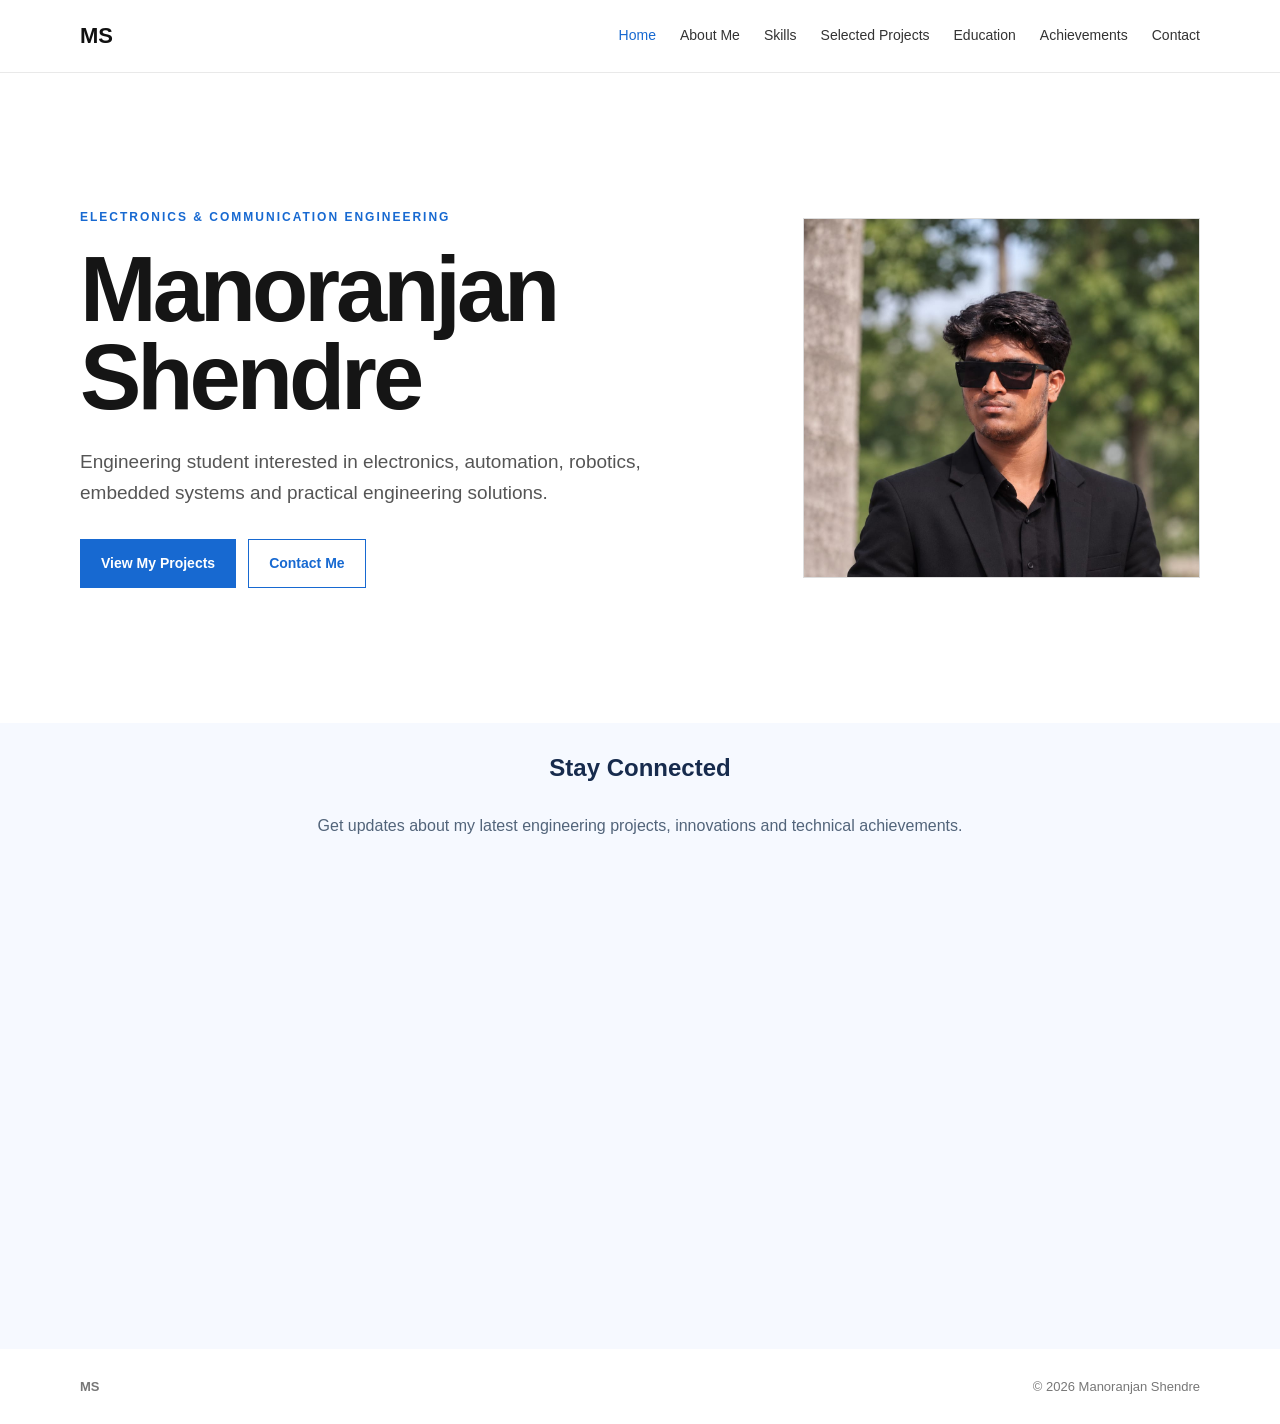
<file: index.html>
<!DOCTYPE html>
<html lang="en">
<head>
    <meta charset="UTF-8">
    <meta name="viewport" content="width=device-width,initial-scale=1.0">
    <meta name="description" content="Manoranjan Shendre — Electronics and Communication Engineering student portfolio.">
    <title>Manoranjan Shendre | ECE Student</title>
    <link rel="stylesheet" href="css/style.css">
</head>
<body>

<header class="header">
    <nav class="nav container">
        <a class="logo" href="index.html">MS</a>
        <button class="menu-toggle" aria-label="Open navigation" aria-expanded="false">☰</button>
        <div class="nav-links">
            <a class="active" href="index.html">Home</a>
            <a href="about.html">About Me</a>
            <a href="skills.html">Skills</a>
            <a href="projects.html">Selected Projects</a>
            <a href="education.html">Education</a>
            <a href="achievements.html">Achievements</a>
            <a href="contact.html">Contact</a>
        </div>
    </nav>
</header>

<main>
    <section class="hero container">
        <div>
            <p class="eyebrow">ELECTRONICS & COMMUNICATION ENGINEERING</p>
            <h1>Manoranjan<br>Shendre</h1>
            <p class="hero-subtitle">
                Engineering student interested in electronics, automation,
                robotics, embedded systems and practical engineering solutions.
            </p>
            <div class="buttons">
                <a class="button primary" href="projects.html">View My Projects</a>
                <a class="button secondary" href="contact.html">Contact Me</a>
            </div>
        </div>
        <div class="photo-placeholder">
    <img src="images/profile.jpeg"
         alt="Manoranjan Shendre"
         class="profile-photo">
</div>
    </section>
</main>

<!-- Newsletter Subscription Section -->
<section class="newsletter-section">
    <h2>Stay Connected</h2>
    <p>
        Get updates about my latest engineering projects,
        innovations and technical achievements.
    </p>

    <iframe
        width="540"
        height="450"
        src="https://a86ae91e.sibforms.com/v2/serve/[base64]"
        frameborder="0"
        scrolling="auto"
        allowfullscreen
        style="display:block;margin-left:auto;margin-right:auto;max-width:100%;">
    </iframe>
</section>

<footer>
    <div class="container footer">
        <strong>MS</strong>
        <span>© 2026 Manoranjan Shendre</span>
    </div>
</footer>

<script>
const b = document.querySelector(".menu-toggle");
const n = document.querySelector(".nav-links");

if (b) {
    b.addEventListener("click", () => {
        const o = n.classList.toggle("open");
        b.setAttribute("aria-expanded", o);
    });

    n.querySelectorAll("a").forEach(a =>
        a.addEventListener("click", () => {
            n.classList.remove("open");
            b.setAttribute("aria-expanded", "false");
        })
    );
}
</script>

</body>
</html>
</file>
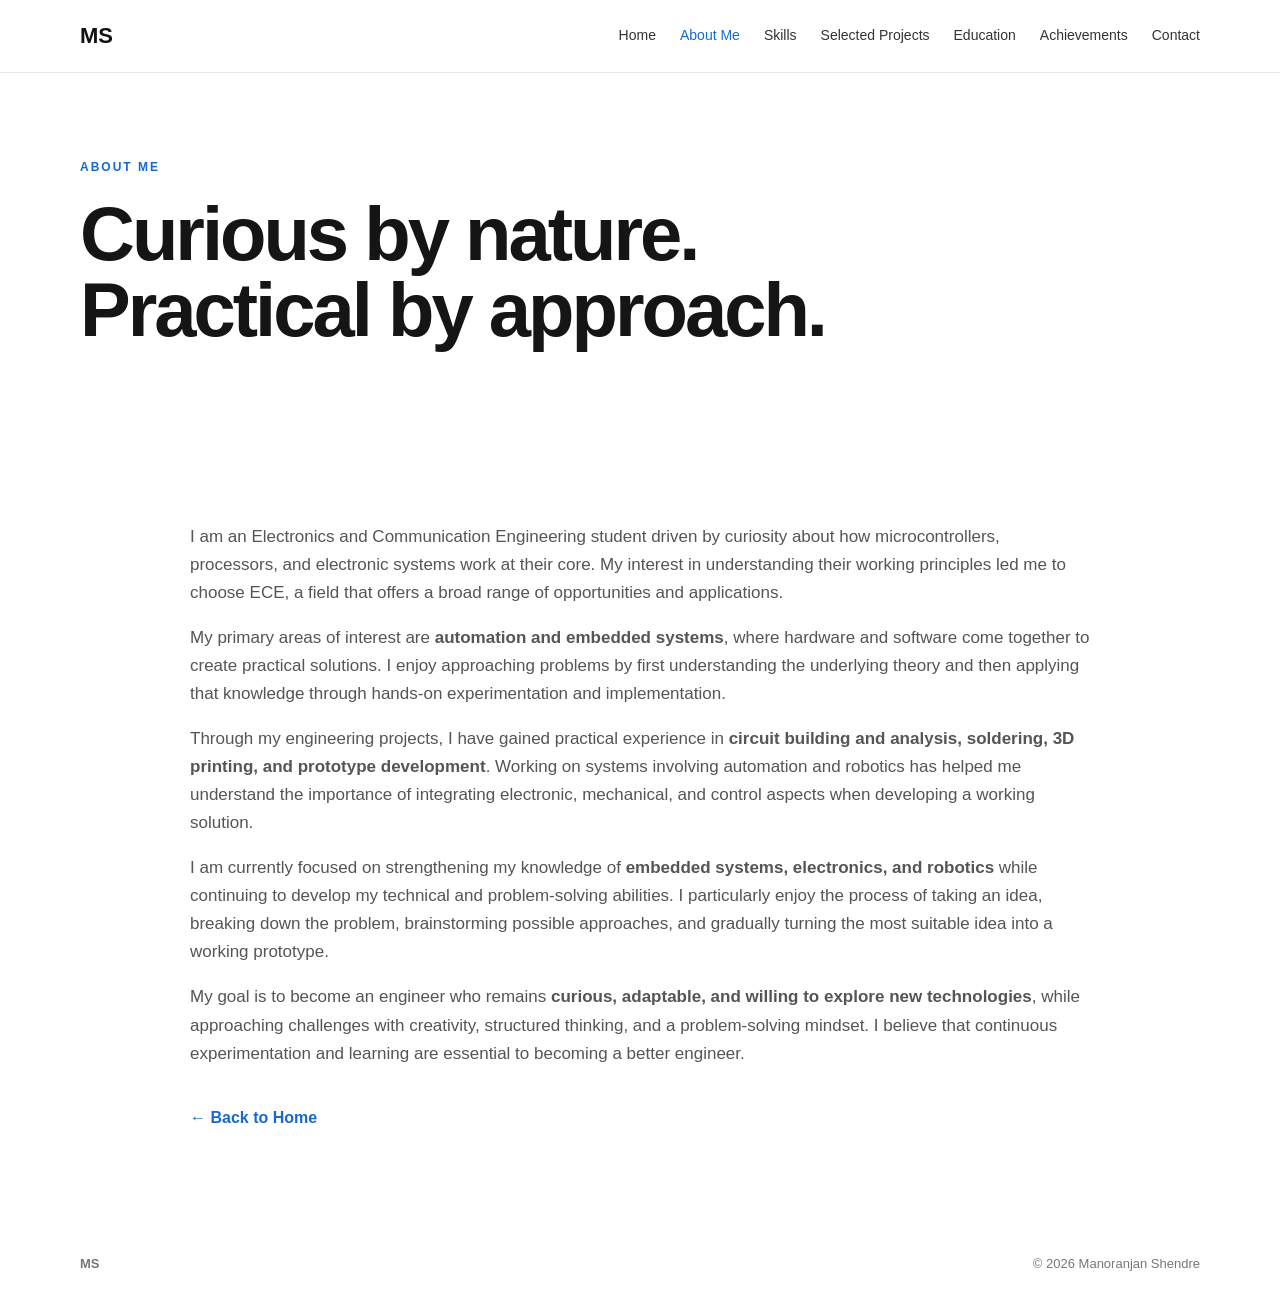
<file: about.html>
<!DOCTYPE html><html lang="en"><head><meta charset="UTF-8"><meta name="viewport" content="width=device-width,initial-scale=1.0"><title>About Me | Manoranjan Shendre</title><link rel="stylesheet" href="css/style.css"></head><body>
<header class="header"><nav class="nav container"><a class="logo" href="index.html">MS</a><button class="menu-toggle" aria-label="Open navigation" aria-expanded="false">☰</button><div class="nav-links"><a href="index.html">Home</a><a class="active" href="about.html">About Me</a><a href="skills.html">Skills</a><a href="projects.html">Selected Projects</a><a href="education.html">Education</a><a href="achievements.html">Achievements</a><a href="contact.html">Contact</a></div></nav></header>
<main><section class="page-hero container"><p class="eyebrow">ABOUT ME</p><h1>Curious by nature.<br>Practical by approach.</h1></section><section class="section container detail">
<p>I am an Electronics and Communication Engineering student driven by curiosity about how microcontrollers, processors, and electronic systems work at their core. My interest in understanding their working principles led me to choose ECE, a field that offers a broad range of opportunities and applications.</p>
<p>My primary areas of interest are <strong>automation and embedded systems</strong>, where hardware and software come together to create practical solutions. I enjoy approaching problems by first understanding the underlying theory and then applying that knowledge through hands-on experimentation and implementation.</p>
<p>Through my engineering projects, I have gained practical experience in <strong>circuit building and analysis, soldering, 3D printing, and prototype development</strong>. Working on systems involving automation and robotics has helped me understand the importance of integrating electronic, mechanical, and control aspects when developing a working solution.</p>
<p>I am currently focused on strengthening my knowledge of <strong>embedded systems, electronics, and robotics</strong> while continuing to develop my technical and problem-solving abilities. I particularly enjoy the process of taking an idea, breaking down the problem, brainstorming possible approaches, and gradually turning the most suitable idea into a working prototype.</p>
<p>My goal is to become an engineer who remains <strong>curious, adaptable, and willing to explore new technologies</strong>, while approaching challenges with creativity, structured thinking, and a problem-solving mindset. I believe that continuous experimentation and learning are essential to becoming a better engineer.</p>
<a class="back" href="index.html">← Back to Home</a></section></main><footer><div class="container footer"><strong>MS</strong><span>© 2026 Manoranjan Shendre</span></div></footer><script>const b=document.querySelector(".menu-toggle"),n=document.querySelector(".nav-links");if(b){b.addEventListener("click",()=>{const o=n.classList.toggle("open");b.setAttribute("aria-expanded",o);});n.querySelectorAll("a").forEach(a=>a.addEventListener("click",()=>n.classList.remove("open")));}</script></body></html>
</file>
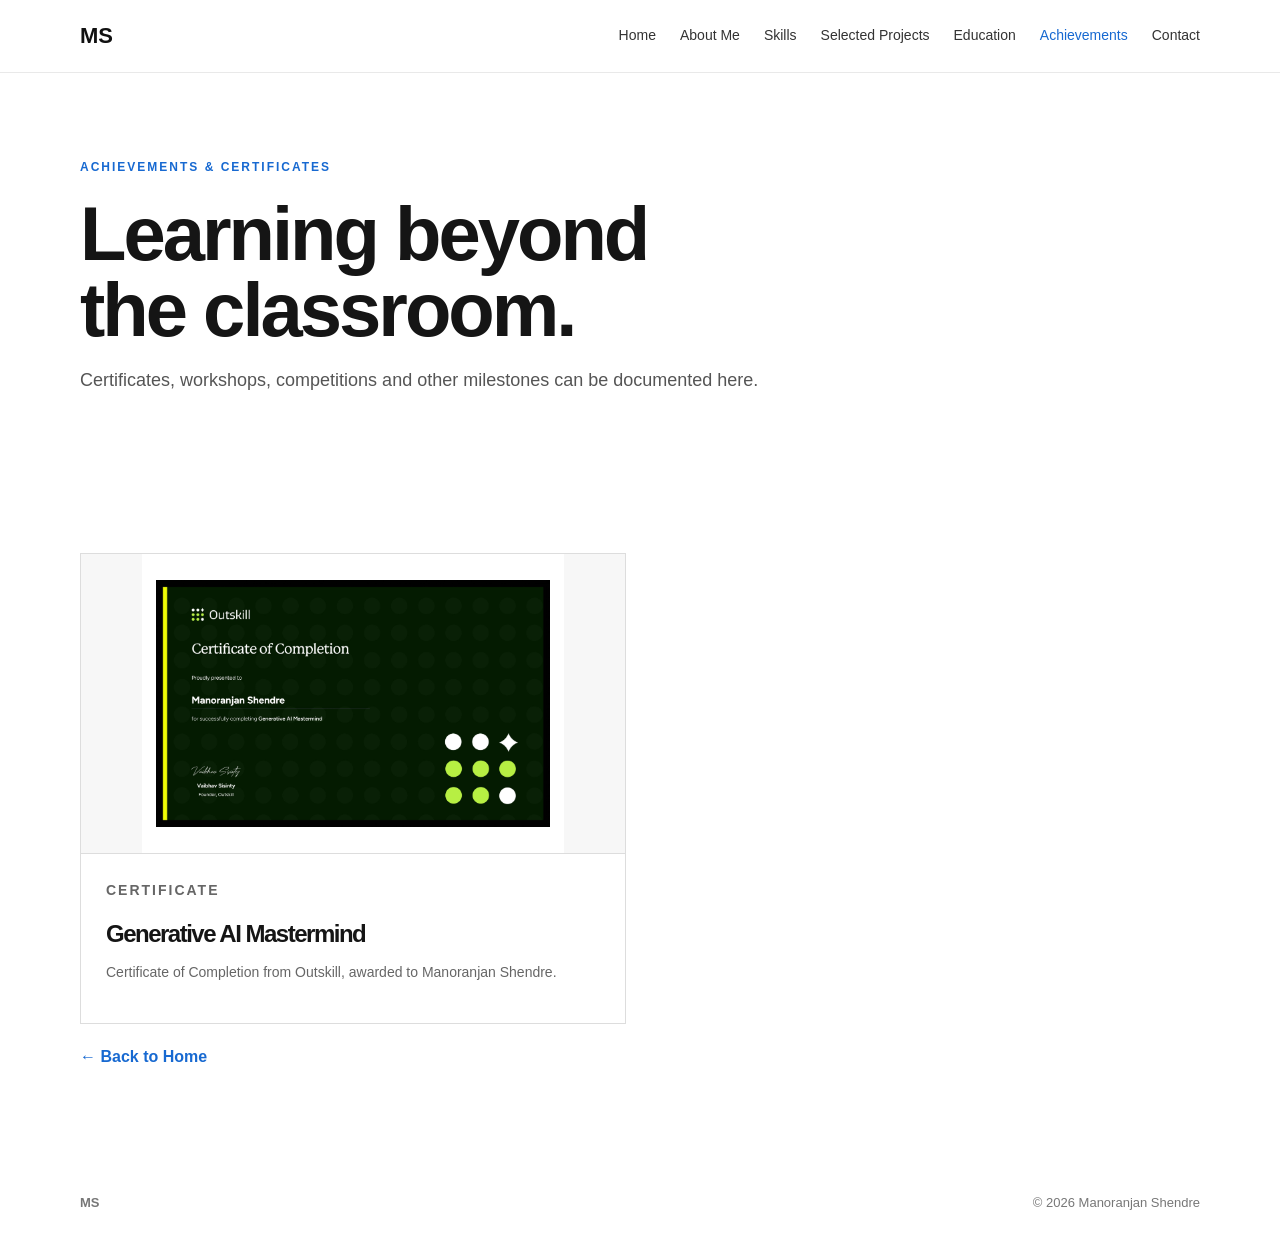
<file: achievements.html>
<!DOCTYPE html><html lang="en"><head><meta charset="UTF-8"><meta name="viewport" content="width=device-width,initial-scale=1.0"><title>Achievements & Certificates | Manoranjan Shendre</title><link rel="stylesheet" href="css/style.css"></head><body>
<header class="header"><nav class="nav container"><a class="logo" href="index.html">MS</a><button class="menu-toggle" aria-label="Open navigation" aria-expanded="false">☰</button><div class="nav-links"><a href="index.html">Home</a><a href="about.html">About Me</a><a href="skills.html">Skills</a><a href="projects.html">Selected Projects</a><a href="education.html">Education</a><a class="active" href="achievements.html">Achievements</a><a href="contact.html">Contact</a></div></nav></header>
<main><section class="page-hero container"><p class="eyebrow">ACHIEVEMENTS & CERTIFICATES</p><h1>Learning beyond<br>the classroom.</h1><p class="wide-text">Certificates, workshops, competitions and other milestones can be documented here.</p></section>
<section class="section container"><div class="certificate-grid">
<article class="certificate-card"><img src="images/manoranjan-certificate.png" alt="Outskill Certificate of Completion for Generative AI Mastermind awarded to Manoranjan Shendre"><div class="certificate-info"><p class="eyebrow">CERTIFICATE</p><h2>Generative AI Mastermind</h2><p>Certificate of Completion from Outskill, awarded to Manoranjan Shendre.</p></div></article>
</div><a class="back" href="index.html">← Back to Home</a></section></main>
<footer><div class="container footer"><strong>MS</strong><span>© 2026 Manoranjan Shendre</span></div></footer><script>const b=document.querySelector(".menu-toggle"),n=document.querySelector(".nav-links");if(b){b.addEventListener("click",()=>{const o=n.classList.toggle("open");b.setAttribute("aria-expanded",o);});n.querySelectorAll("a").forEach(a=>a.addEventListener("click",()=>n.classList.remove("open")));}</script></body></html>
</file>
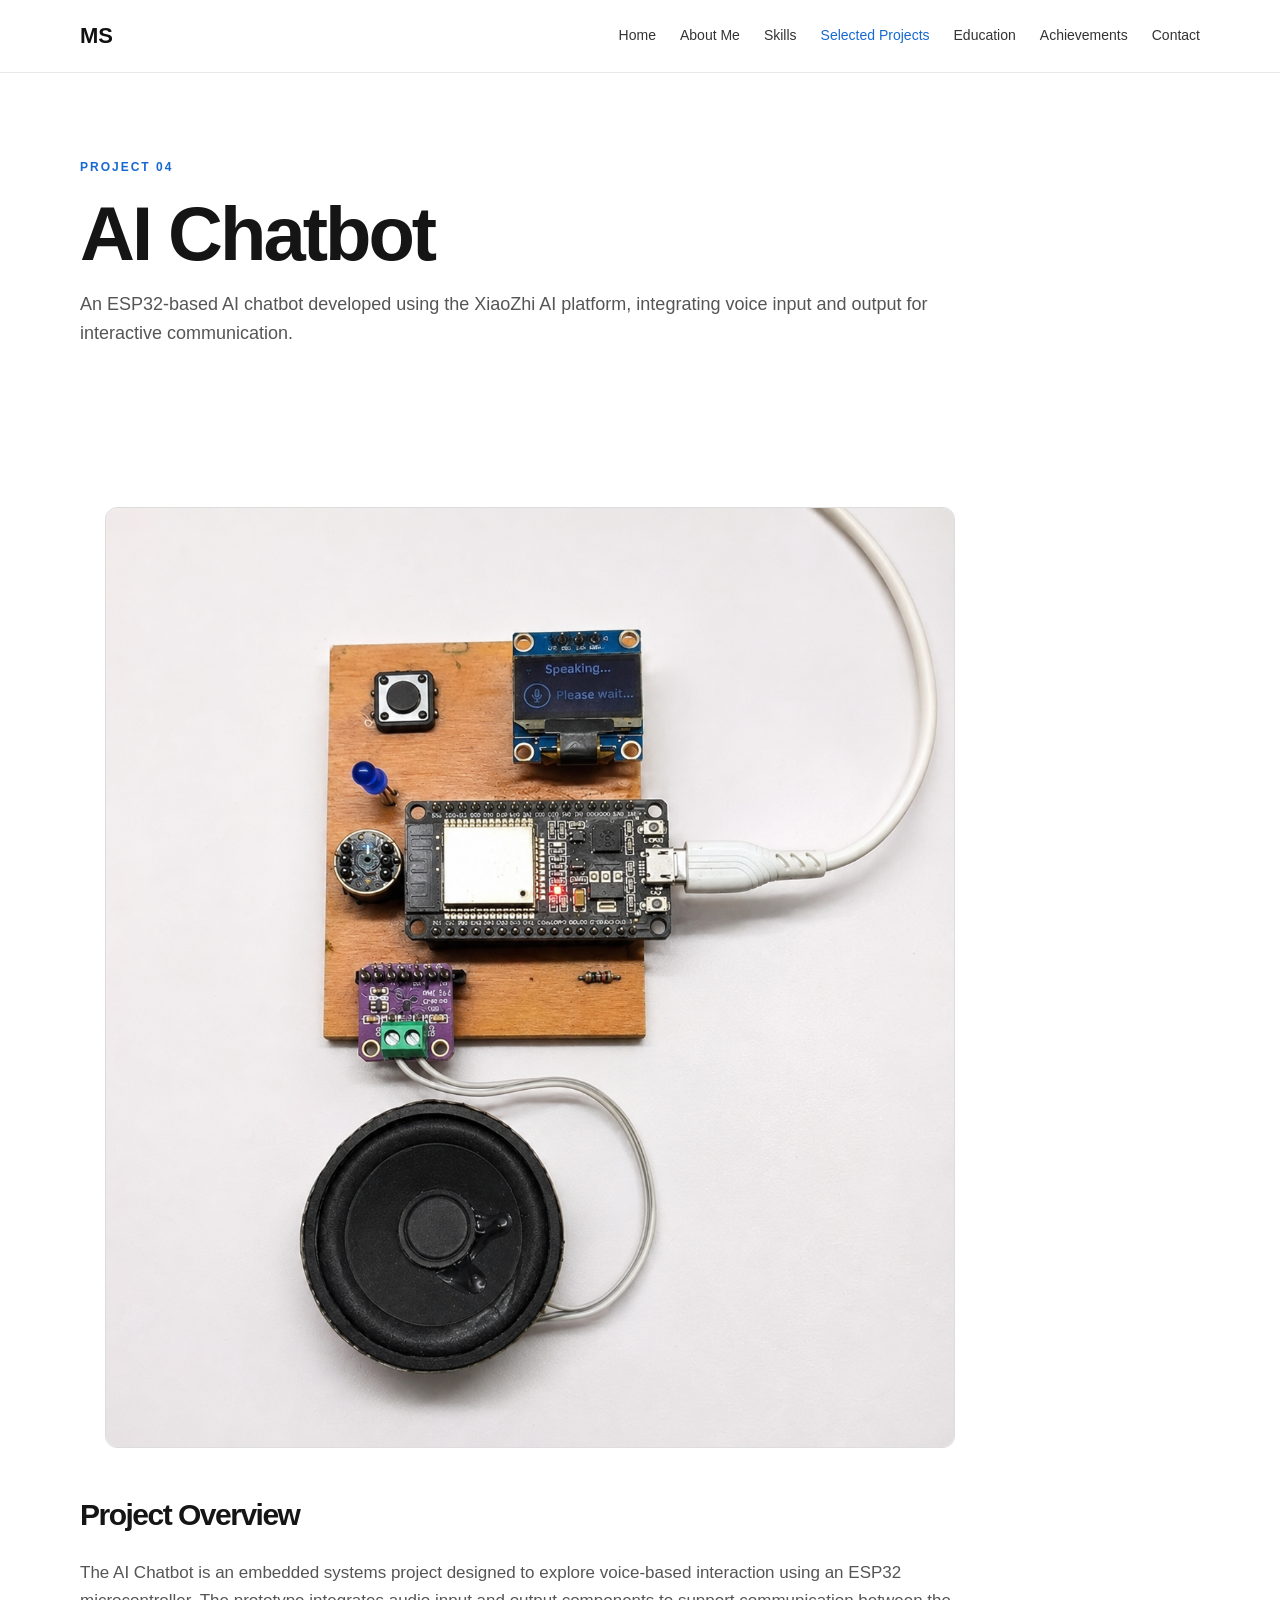
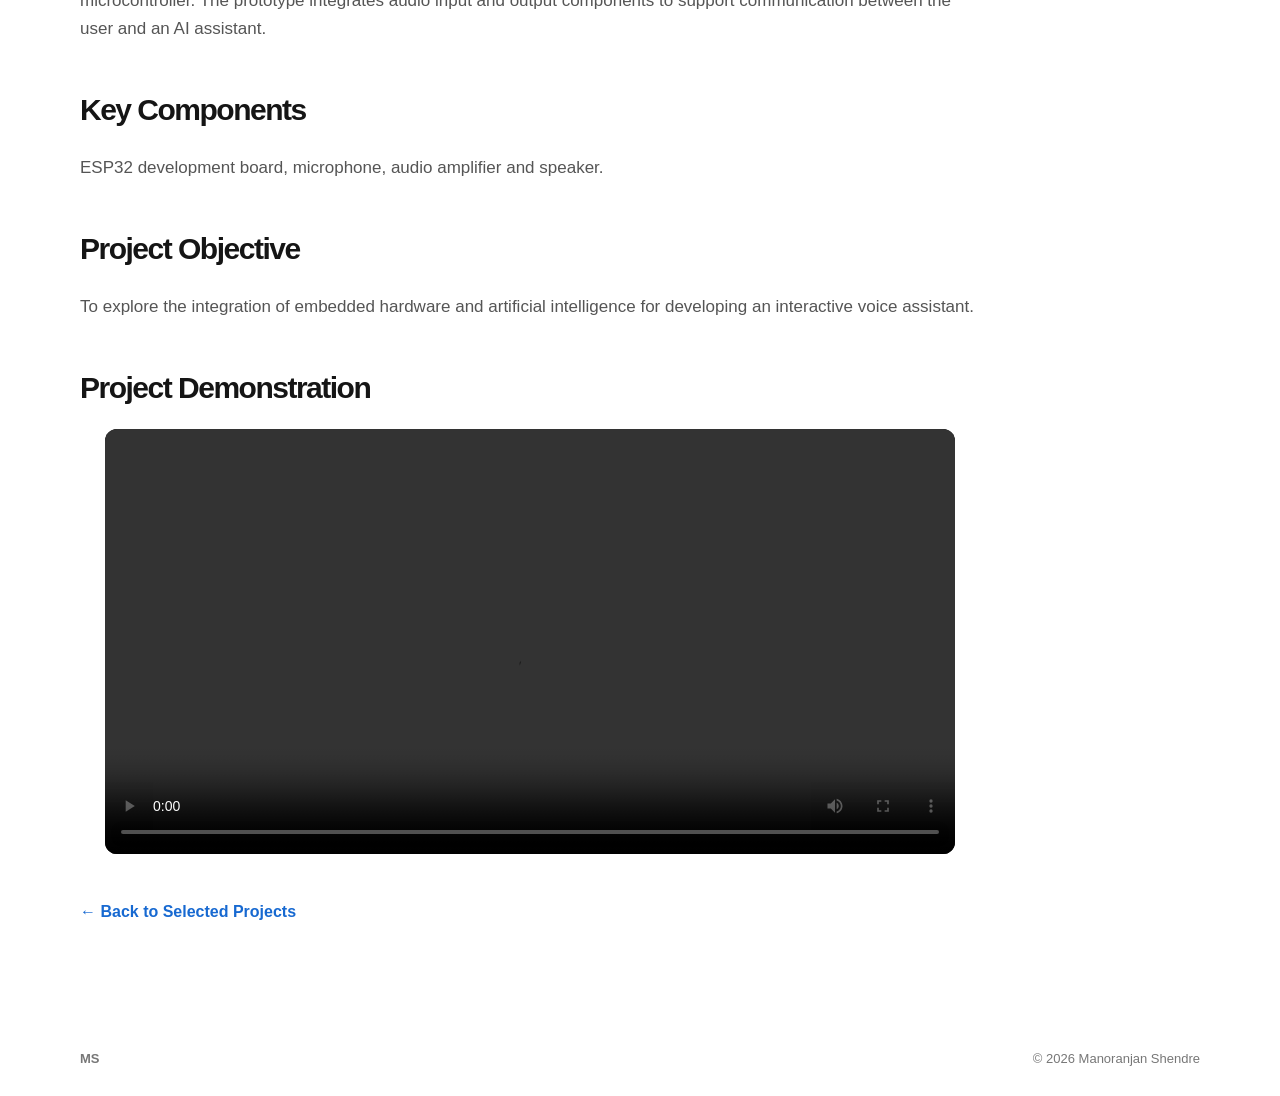
<file: ai-chatbot.html>
<!DOCTYPE html>
<html lang="en">
<head>
<meta charset="UTF-8">
<meta name="viewport" content="width=device-width, initial-scale=1.0">

<title>AI Chatbot | Manoranjan Shendre</title>

<link rel="stylesheet" href="css/style.css">

<style>

.project-hero-image {
    width: 100%;
    max-width: 850px;
    height: auto;
    margin: 0 auto 30px;
    overflow: visible;
    border-radius: 12px;
}

.project-detail-image {
    display: block;
    width: 100%;
    height: auto;
    max-height: none;
    object-fit: contain;
    border-radius: 12px;
}

.project-video {
    width: 100%;
    max-width: 850px;
    margin: 25px auto;
}

.project-video video {
    width: 100%;
    display: block;
    border-radius: 12px;
    background: #000;
}

.video-section {
    margin-top: 35px;
}

.video-section h2 {
    margin-bottom: 15px;
}
</style>
</head>

<body>

<header class="header">
<nav class="nav container">

<a class="logo" href="index.html">MS</a>

<button class="menu-toggle" aria-label="Open navigation" aria-expanded="false">☰</button>

<div class="nav-links">
<a href="index.html">Home</a>
<a href="about.html">About Me</a>
<a href="skills.html">Skills</a>
<a class="active" href="projects.html">Selected Projects</a>
<a href="education.html">Education</a>
<a href="achievements.html">Achievements</a>
<a href="contact.html">Contact</a>
</div>

</nav>
</header>

<main>

<section class="page-hero container">

<p class="eyebrow">PROJECT 04</p>

<h1>AI Chatbot</h1>

<p class="wide-text">
An ESP32-based AI chatbot developed using the XiaoZhi AI platform,
integrating voice input and output for interactive communication.
</p>

</section>

<section class="section container">

<div class="detail">

<div class="project-hero-image">
<img
src="images/ai-chatbot.jpg"
alt="ESP32-based AI Chatbot project"
class="project-detail-image">
</div>

<h2>Project Overview</h2>

<p>
The AI Chatbot is an embedded systems project designed to explore
voice-based interaction using an ESP32 microcontroller. The prototype
integrates audio input and output components to support communication
between the user and an AI assistant.
</p>

<h2>Key Components</h2>

<p>
ESP32 development board, microphone, audio amplifier and speaker.
</p>

<h2>Project Objective</h2>

<p>
To explore the integration of embedded hardware and artificial
intelligence for developing an interactive voice assistant.
</p>

<div class="video-section">

<h2>Project Demonstration</h2>

<div class="project-video">
<video controls preload="metadata">
<source src="videos/ai-chatbot-demo.mp4" type="video/mp4">
Your browser does not support HTML5 video.
</video>
</div>

</div>

<a class="back" href="projects.html">← Back to Selected Projects</a>

</div>

</section>

</main>

<footer>
<div class="container footer">
<strong>MS</strong>
<span>© 2026 Manoranjan Shendre</span>
</div>
</footer>

<script>
const b = document.querySelector(".menu-toggle");
const n = document.querySelector(".nav-links");

if (b) {
    b.addEventListener("click", () => {
        const o = n.classList.toggle("open");
        b.setAttribute("aria-expanded", o);
    });

    n.querySelectorAll("a").forEach(a =>
        a.addEventListener("click", () => n.classList.remove("open"))
    );
}
</script>

</body>
</html>
</file>
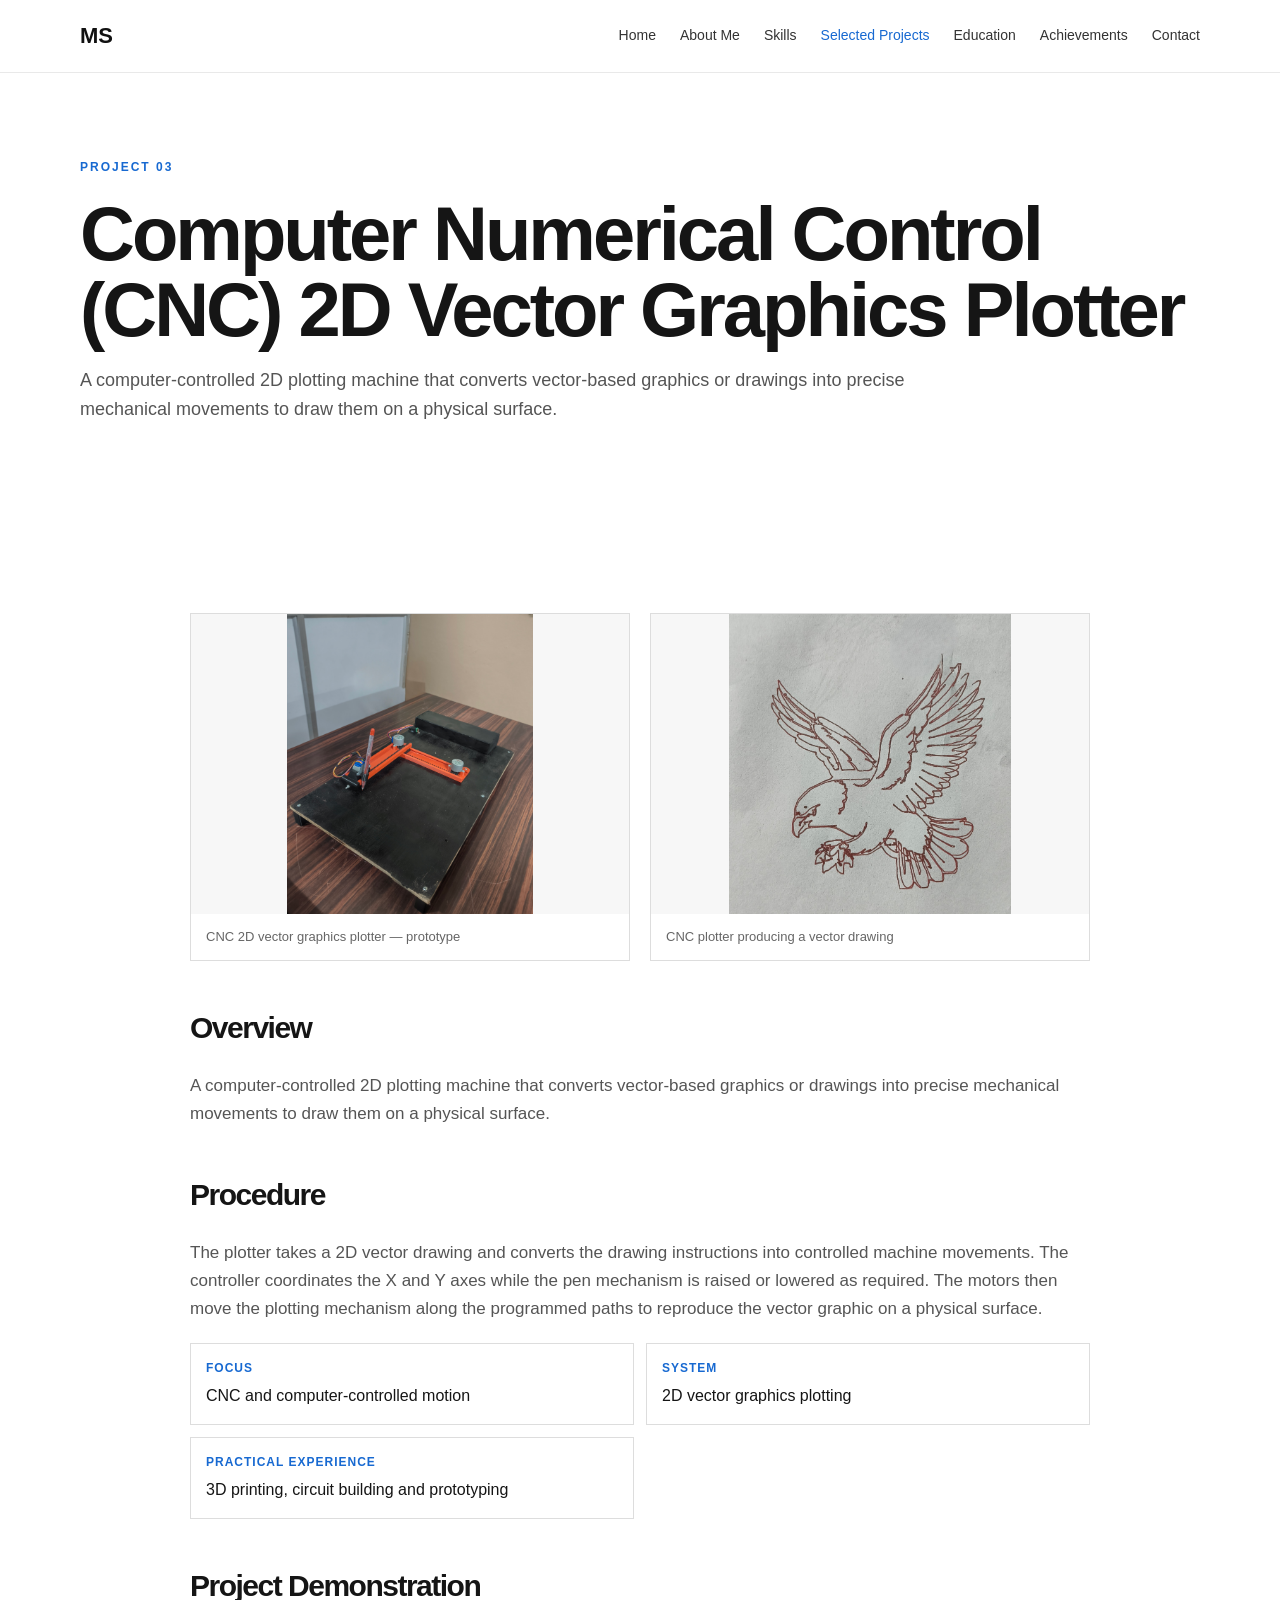
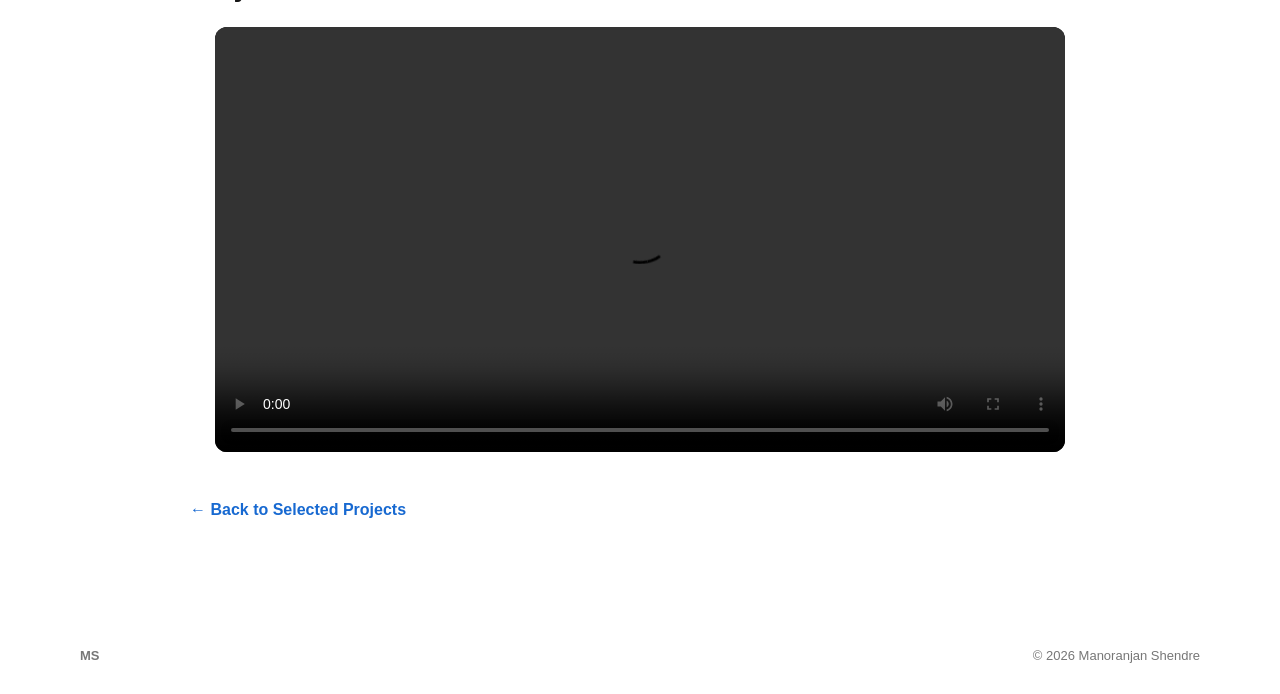
<file: cnc-plotter.html>
<!DOCTYPE html>
<html lang="en">
<head>
<meta charset="UTF-8">
<meta name="viewport" content="width=device-width, initial-scale=1.0">

<title>Computer Numerical Control (CNC) 2D Vector Graphics Plotter | Manoranjan Shendre</title>

<link rel="stylesheet" href="css/style.css">

<style>
.project-video {
    width: 100%;
    max-width: 850px;
    margin: 25px auto;
}

.project-video video {
    width: 100%;
    display: block;
    border-radius: 12px;
    background: #000;
}

.video-section {
    margin-top: 35px;
}

.video-section h2 {
    margin-bottom: 15px;
}
</style>
</head>

<body>

<header class="header">
<nav class="nav container">

<a class="logo" href="index.html">MS</a>

<button class="menu-toggle" aria-label="Open navigation" aria-expanded="false">☰</button>

<div class="nav-links">
<a href="index.html">Home</a>
<a href="about.html">About Me</a>
<a href="skills.html">Skills</a>
<a class="active" href="projects.html">Selected Projects</a>
<a href="education.html">Education</a>
<a href="achievements.html">Achievements</a>
<a href="contact.html">Contact</a>
</div>

</nav>
</header>

<main>

<section class="page-hero container">
<p class="eyebrow">PROJECT 03</p>

<h1>Computer Numerical Control (CNC) 2D Vector Graphics Plotter</h1>

<p class="wide-text">
A computer-controlled 2D plotting machine that converts vector-based graphics or drawings into precise mechanical movements to draw them on a physical surface.
</p>
</section>

<section class="section container detail">

<div class="project-gallery">

<figure>
<img src="images/cnc1.jpg" alt="CNC 2D vector graphics plotter — prototype">
<figcaption>CNC 2D vector graphics plotter — prototype</figcaption>
</figure>

<figure>
<img src="images/cnc2.jpg" alt="CNC plotter producing a vector drawing">
<figcaption>CNC plotter producing a vector drawing</figcaption>
</figure>

</div>

<h2>Overview</h2>

<p>
A computer-controlled 2D plotting machine that converts vector-based graphics or drawings into precise mechanical movements to draw them on a physical surface.
</p>

<h2>Procedure</h2>

<p>
The plotter takes a 2D vector drawing and converts the drawing instructions into controlled machine movements. The controller coordinates the X and Y axes while the pen mechanism is raised or lowered as required. The motors then move the plotting mechanism along the programmed paths to reproduce the vector graphic on a physical surface.
</p>

<div class="info-list">

<div>
<strong>Focus</strong>
CNC and computer-controlled motion
</div>

<div>
<strong>System</strong>
2D vector graphics plotting
</div>

<div>
<strong>Practical Experience</strong>
3D printing, circuit building and prototyping
</div>

</div>

<div class="video-section">

<h2>Project Demonstration</h2>

<div class="project-video">
<video controls preload="metadata">
<source src="videos/writing-machine-demo.mp4" type="video/mp4">
Your browser does not support HTML5 video.
</video>
</div>

</div>

<a class="back" href="projects.html">← Back to Selected Projects</a>

</section>

</main>

<footer>
<div class="container footer">
<strong>MS</strong>
<span>© 2026 Manoranjan Shendre</span>
</div>
</footer>

<script>
const b = document.querySelector(".menu-toggle");
const n = document.querySelector(".nav-links");

if (b) {
    b.addEventListener("click", () => {
        const o = n.classList.toggle("open");
        b.setAttribute("aria-expanded", o);
    });

    n.querySelectorAll("a").forEach(a =>
        a.addEventListener("click", () => n.classList.remove("open"))
    );
}
</script>

</body>
</html>
</file>
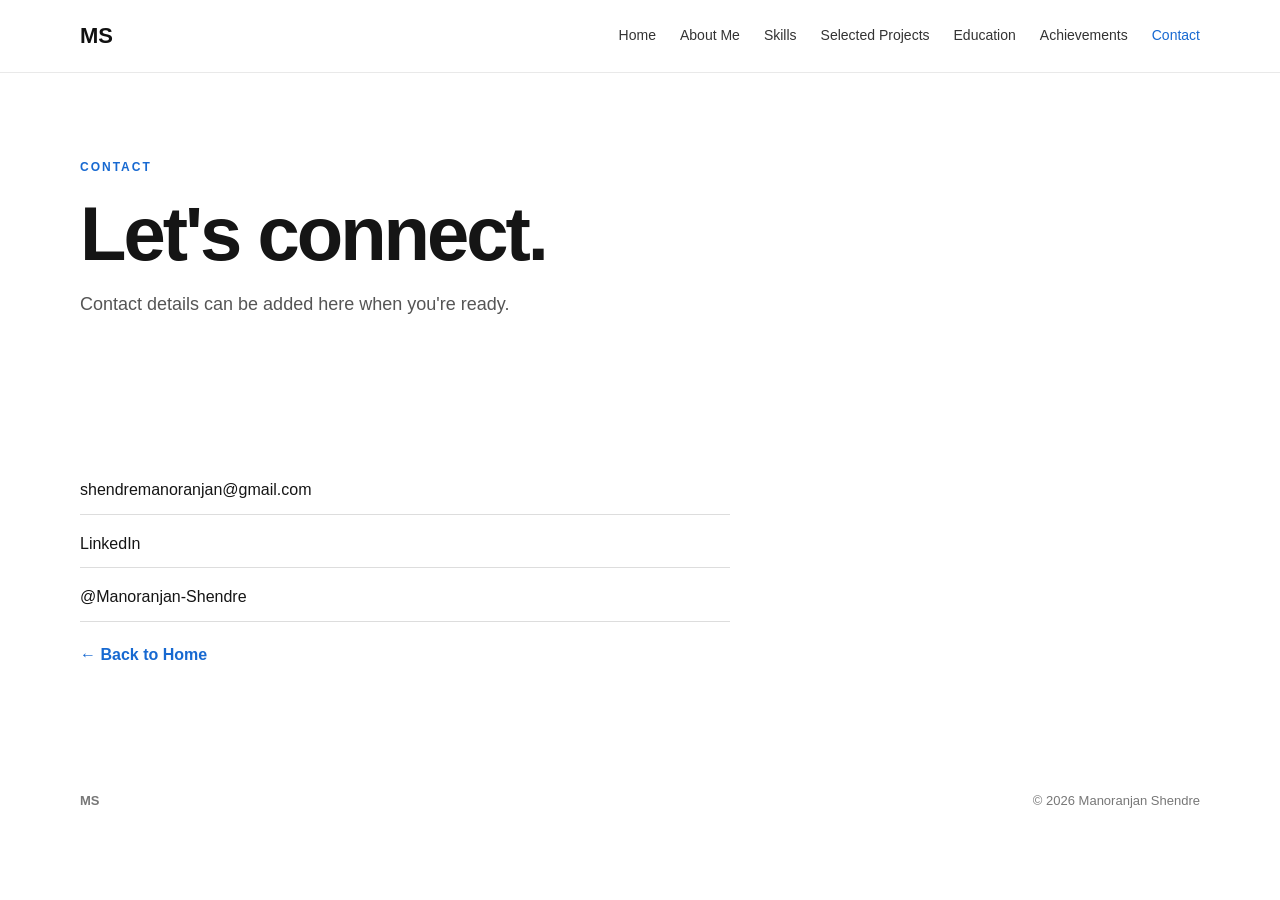
<file: contact.html>
<!DOCTYPE html><html lang="en"><head><meta charset="UTF-8"><meta name="viewport" content="width=device-width,initial-scale=1.0"><title>Contact | Manoranjan Shendre</title><link rel="stylesheet" href="css/style.css"></head><body>
<header class="header"><nav class="nav container"><a class="logo" href="index.html">MS</a><button class="menu-toggle" aria-label="Open navigation" aria-expanded="false">☰</button><div class="nav-links"><a href="index.html">Home</a><a href="about.html">About Me</a><a href="skills.html">Skills</a><a href="projects.html">Selected Projects</a><a href="education.html">Education</a><a href="achievements.html">Achievements</a><a class="active" href="contact.html">Contact</a></div></nav></header>
<main><section class="page-hero container"><p class="eyebrow">CONTACT</p><h1>Let's connect.</h1><p class="wide-text">Contact details can be added here when you're ready.</p></section><section class="section container"><div class="contact-links" style="max-width:650px"><a style="color:#151515;border-color:#ddd" href="mailto:shendremanoranjan@gmail.com">shendremanoranjan@gmail.com</a><a style="color:#151515;border-color:#ddd" href="https://www.linkedin.com/in/manoranjan-shendre-428833411?utm_source=share_via&utm_content=profile&utm_medium=member_android" target="_blank" rel="noopener">LinkedIn</a><a style="color:#151515;border-color:#ddd" href="https://github.com/Manoranjan-Shendre" target="_blank" rel="noopener">@Manoranjan-Shendre</a></div><a class="back" href="index.html">← Back to Home</a></section></main><footer><div class="container footer"><strong>MS</strong><span>© 2026 Manoranjan Shendre</span></div></footer><script>const b=document.querySelector(".menu-toggle"),n=document.querySelector(".nav-links");if(b){b.addEventListener("click",()=>{const o=n.classList.toggle("open");b.setAttribute("aria-expanded",o);});n.querySelectorAll("a").forEach(a=>a.addEventListener("click",()=>n.classList.remove("open")));}</script></body></html>
</file>
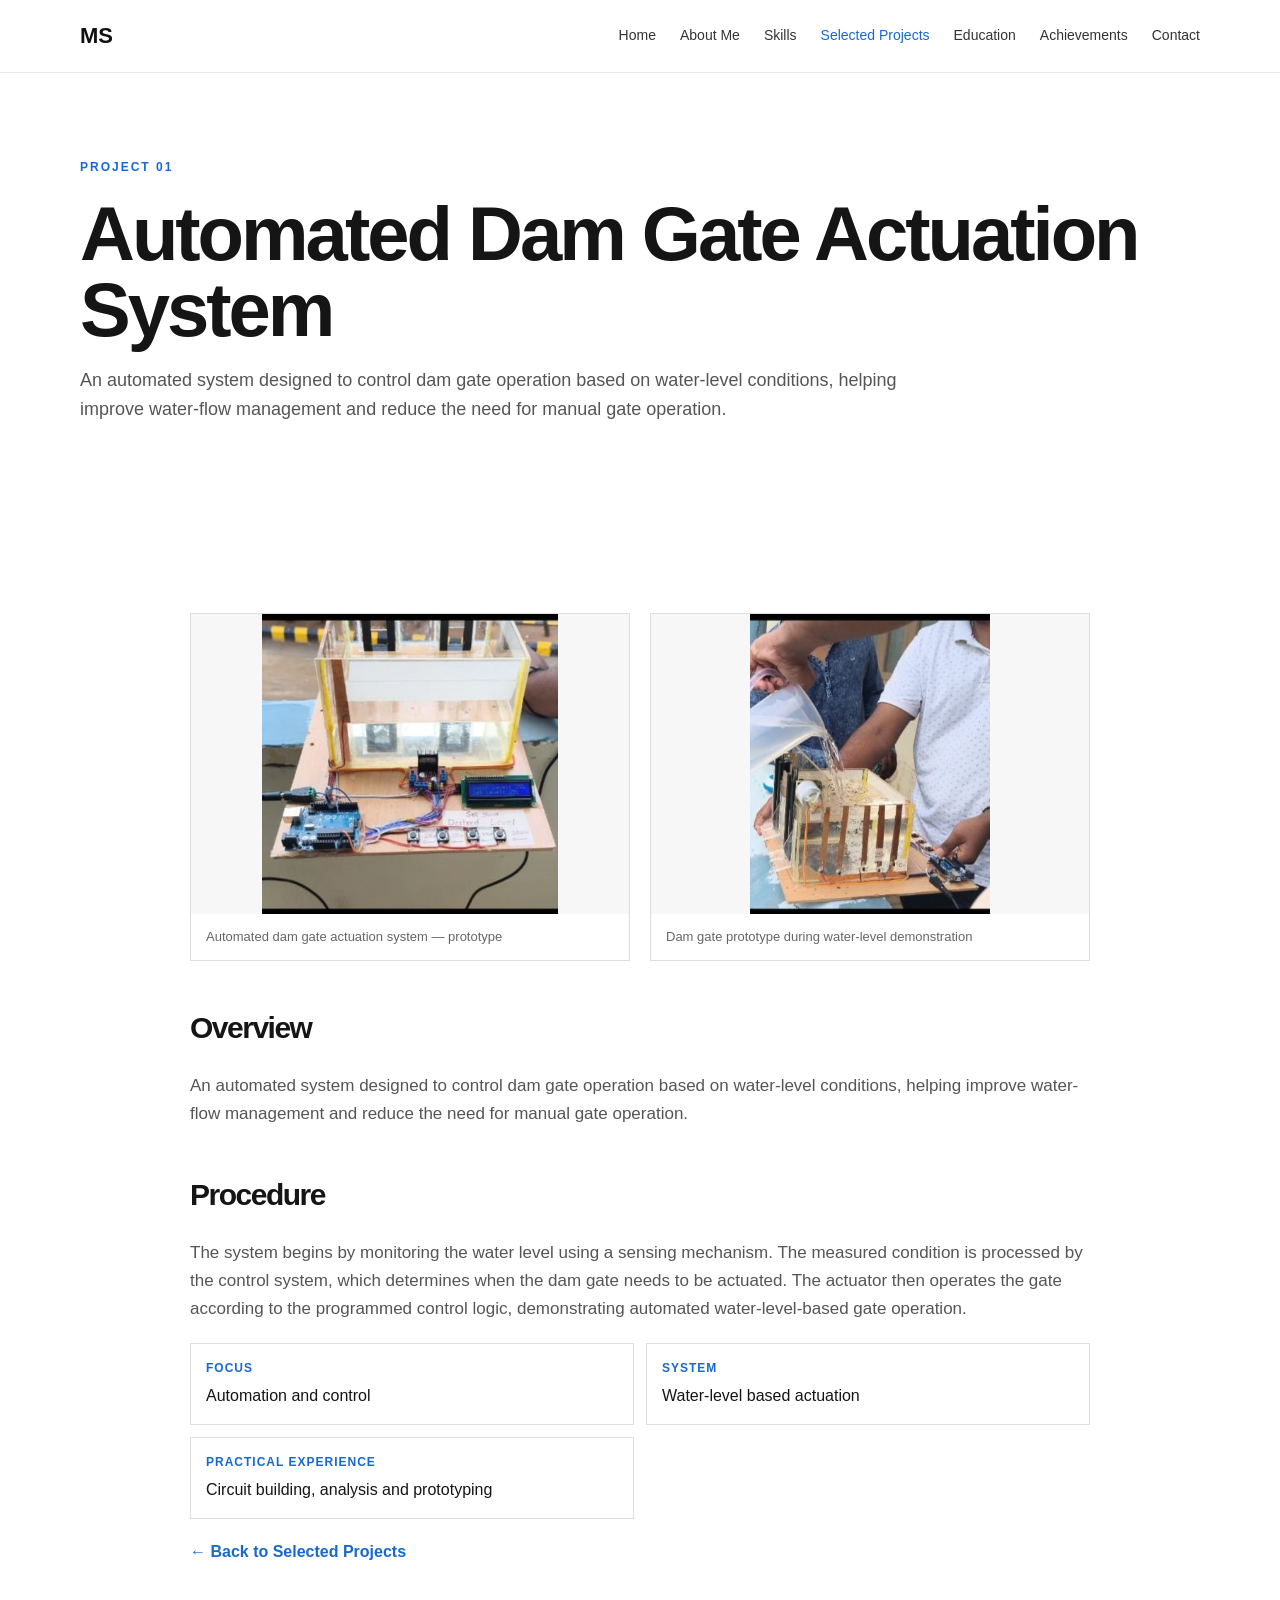
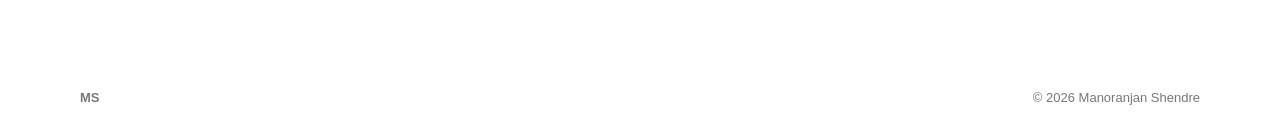
<file: dam-gate.html>
<!DOCTYPE html><html lang="en"><head><meta charset="UTF-8"><meta name="viewport" content="width=device-width,initial-scale=1.0">
<title>Automated Dam Gate Actuation System | Manoranjan Shendre</title><link rel="stylesheet" href="css/style.css"></head><body>
<header class="header"><nav class="nav container"><a class="logo" href="index.html">MS</a><button class="menu-toggle" aria-label="Open navigation" aria-expanded="false">☰</button><div class="nav-links">
<a href="index.html">Home</a><a href="about.html">About Me</a><a href="skills.html">Skills</a><a class="active" href="projects.html">Selected Projects</a><a href="education.html">Education</a><a href="achievements.html">Achievements</a><a href="contact.html">Contact</a>
</div></nav></header>
<main><section class="page-hero container"><p class="eyebrow">PROJECT 01</p><h1>Automated Dam Gate Actuation System</h1><p class="wide-text">An automated system designed to control dam gate operation based on water-level conditions, helping improve water-flow management and reduce the need for manual gate operation.</p></section>
<section class="section container detail">
<div class="project-gallery"><figure><img src="images/dam1.jpg" alt="Automated dam gate actuation system — prototype"><figcaption>Automated dam gate actuation system — prototype</figcaption></figure><figure><img src="images/dam2.jpg" alt="Dam gate prototype during water-level demonstration"><figcaption>Dam gate prototype during water-level demonstration</figcaption></figure></div>
<h2>Overview</h2><p>An automated system designed to control dam gate operation based on water-level conditions, helping improve water-flow management and reduce the need for manual gate operation.</p>
<h2>Procedure</h2><p>The system begins by monitoring the water level using a sensing mechanism. The measured condition is processed by the control system, which determines when the dam gate needs to be actuated. The actuator then operates the gate according to the programmed control logic, demonstrating automated water-level-based gate operation.</p>
<div class="info-list"><div><strong>Focus</strong>Automation and control</div><div><strong>System</strong>Water-level based actuation</div><div><strong>Practical Experience</strong>Circuit building, analysis and prototyping</div></div>
<a class="back" href="projects.html">← Back to Selected Projects</a></section></main>
<footer><div class="container footer"><strong>MS</strong><span>© 2026 Manoranjan Shendre</span></div></footer><script>const b=document.querySelector(".menu-toggle"),n=document.querySelector(".nav-links");if(b){b.addEventListener("click",()=>{const o=n.classList.toggle("open");b.setAttribute("aria-expanded",o);});n.querySelectorAll("a").forEach(a=>a.addEventListener("click",()=>n.classList.remove("open")));}</script></body></html>
</file>
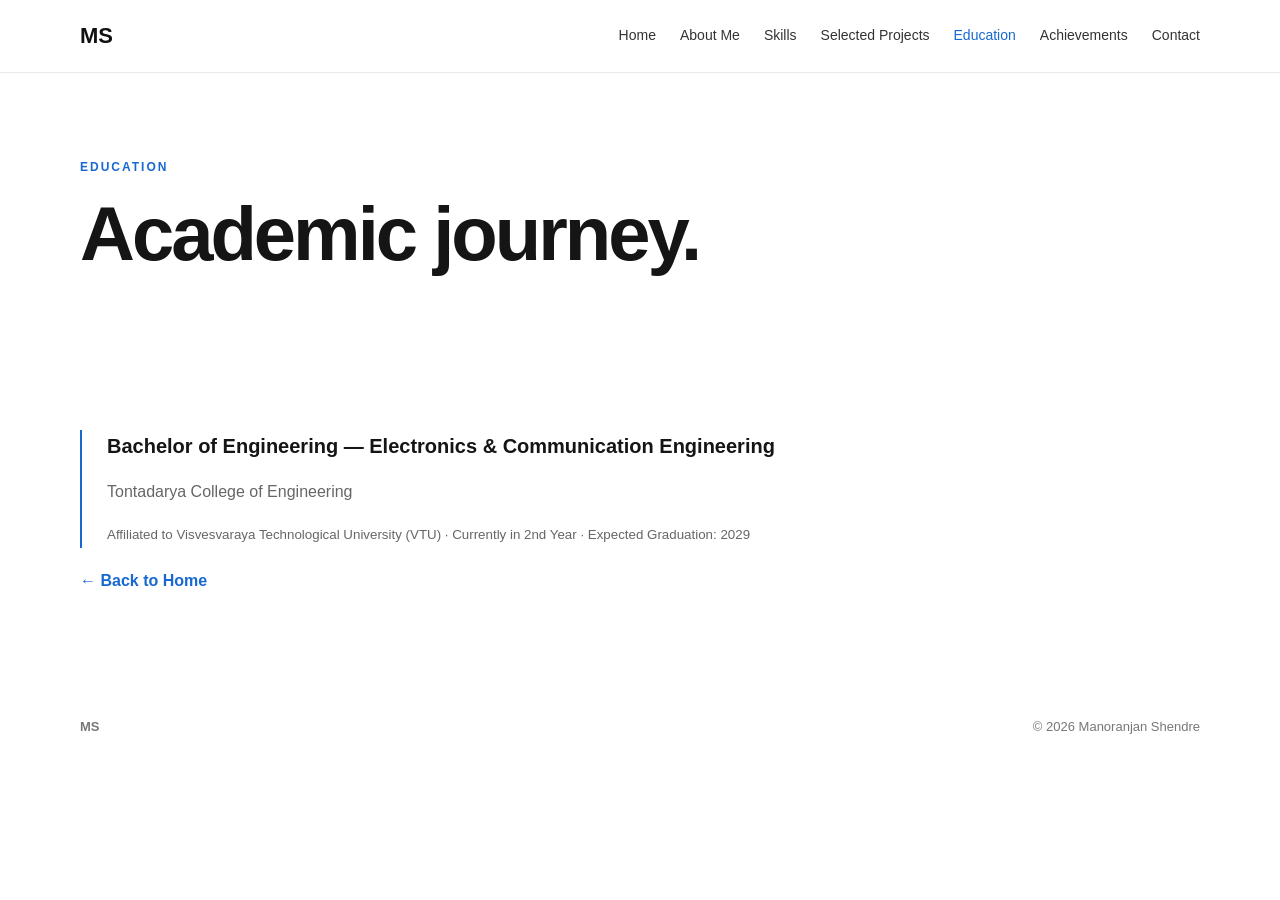
<file: education.html>
<!DOCTYPE html><html lang="en"><head><meta charset="UTF-8"><meta name="viewport" content="width=device-width,initial-scale=1.0"><title>Education | Manoranjan Shendre</title><link rel="stylesheet" href="css/style.css"></head><body>
<header class="header"><nav class="nav container"><a class="logo" href="index.html">MS</a><button class="menu-toggle" aria-label="Open navigation" aria-expanded="false">☰</button><div class="nav-links"><a href="index.html">Home</a><a href="about.html">About Me</a><a href="skills.html">Skills</a><a href="projects.html">Selected Projects</a><a class="active" href="education.html">Education</a><a href="achievements.html">Achievements</a><a href="contact.html">Contact</a></div></nav></header>
<main><section class="page-hero container"><p class="eyebrow">EDUCATION</p><h1>Academic journey.</h1></section><section class="section container narrow"><div class="timeline"><strong>Bachelor of Engineering — Electronics & Communication Engineering</strong><p>Tontadarya College of Engineering</p><small>Affiliated to Visvesvaraya Technological University (VTU) · Currently in 2nd Year · Expected Graduation: 2029</small></div><a class="back" href="index.html">← Back to Home</a></section></main><footer><div class="container footer"><strong>MS</strong><span>© 2026 Manoranjan Shendre</span></div></footer><script>const b=document.querySelector(".menu-toggle"),n=document.querySelector(".nav-links");if(b){b.addEventListener("click",()=>{const o=n.classList.toggle("open");b.setAttribute("aria-expanded",o);});n.querySelectorAll("a").forEach(a=>a.addEventListener("click",()=>n.classList.remove("open")));}</script></body></html>
</file>
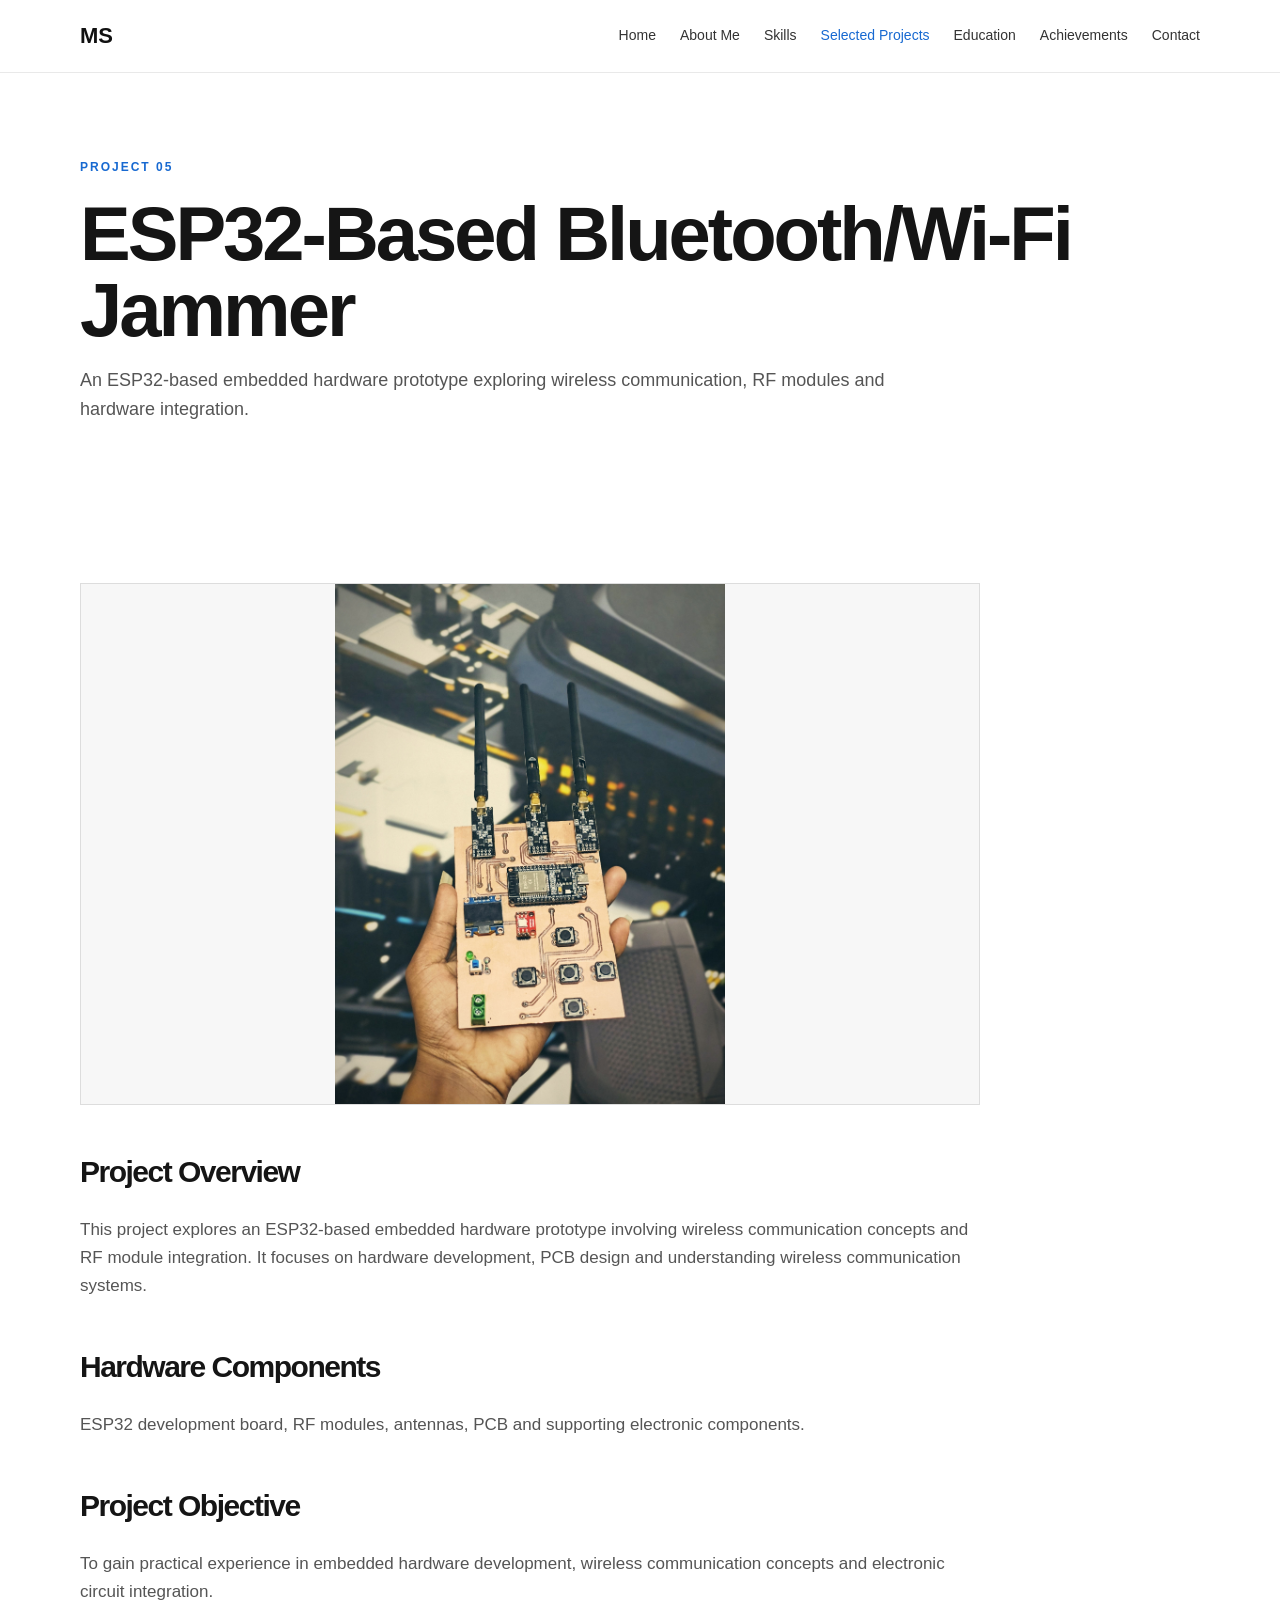
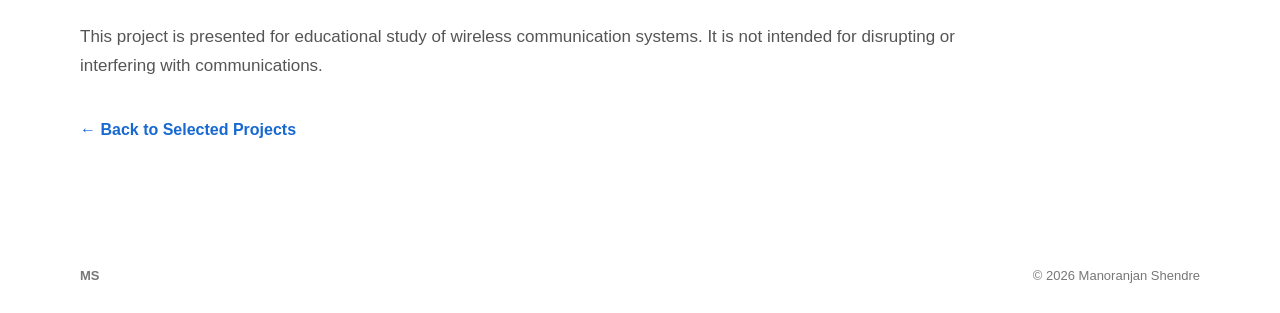
<file: jammer.html>
<!DOCTYPE html>
<html lang="en">
<head>
<meta charset="UTF-8">
<meta name="viewport" content="width=device-width, initial-scale=1.0">
<title>ESP32-Based Jammer | Manoranjan Shendre</title>
<link rel="stylesheet" href="css/style.css">
</head>
<body>

<header class="header">
<nav class="nav container">
<a class="logo" href="index.html">MS</a>
<button class="menu-toggle" aria-label="Open navigation" aria-expanded="false">☰</button>
<div class="nav-links">
<a href="index.html">Home</a>
<a href="about.html">About Me</a>
<a href="skills.html">Skills</a>
<a class="active" href="projects.html">Selected Projects</a>
<a href="education.html">Education</a>
<a href="achievements.html">Achievements</a>
<a href="contact.html">Contact</a>
</div>
</nav>
</header>

<main>

<section class="page-hero container">
<p class="eyebrow">PROJECT 05</p>
<h1>ESP32-Based Bluetooth/Wi-Fi Jammer</h1>
<p class="wide-text">
An ESP32-based embedded hardware prototype exploring wireless
communication, RF modules and hardware integration.
</p>
</section>

<section class="section container">
<div class="detail">

<div class="project-hero-image has-image">
    <img src="images/jammer.jpeg"
         alt="ESP32-based wireless communication hardware prototype">
</div>

<h2>Project Overview</h2>
<p>
This project explores an ESP32-based embedded hardware prototype
involving wireless communication concepts and RF module integration.
It focuses on hardware development, PCB design and understanding
wireless communication systems.
</p>

<h2>Hardware Components</h2>
<p>
ESP32 development board, RF modules, antennas, PCB and supporting
electronic components.
</p>

<h2>Project Objective</h2>
<p>
To gain practical experience in embedded hardware development,
wireless communication concepts and electronic circuit integration.
</p>

<p>
This project is presented for educational study of wireless
communication systems. It is not intended for disrupting or
interfering with communications.
</p>

<a class="back" href="projects.html">← Back to Selected Projects</a>

</div>
</section>

</main>

<footer>
<div class="container footer">
<strong>MS</strong>
<span>© 2026 Manoranjan Shendre</span>
</div>
</footer>

<script>
const b=document.querySelector(".menu-toggle");
const n=document.querySelector(".nav-links");
if(b){
b.addEventListener("click",()=>{
const o=n.classList.toggle("open");
b.setAttribute("aria-expanded",o);
});
n.querySelectorAll("a").forEach(a=>
a.addEventListener("click",()=>n.classList.remove("open"))
);
}
</script>

</body>
</html>
</file>
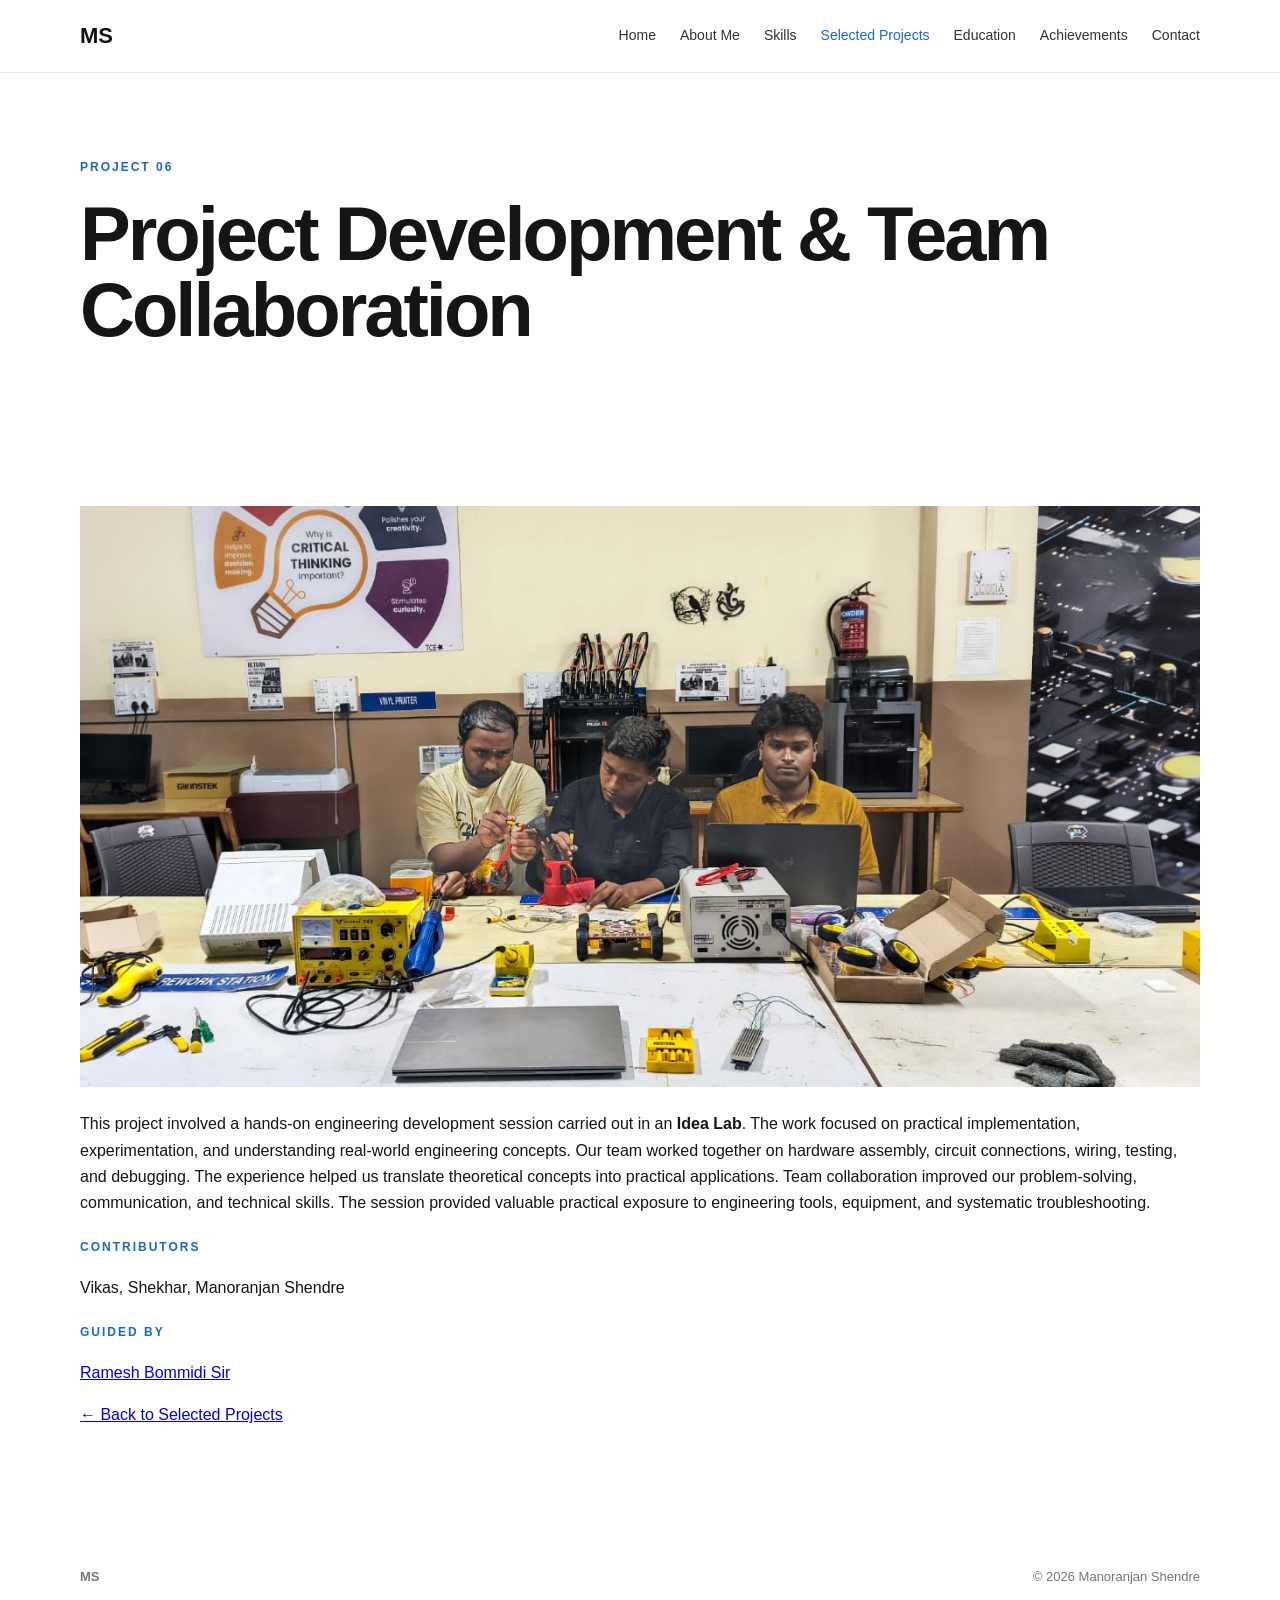
<file: project-development.html>
<!DOCTYPE html>
<html lang="en">
<head>
<meta charset="UTF-8">
<meta name="viewport" content="width=device-width, initial-scale=1.0">
<title>Project Development &amp; Team Collaboration | Manoranjan Shendre</title>
<link rel="stylesheet" href="css/style.css">
</head>

<body>

<header class="header">
<nav class="nav container">
<a class="logo" href="index.html">MS</a>
<button class="menu-toggle" aria-label="Open navigation" aria-expanded="false">☰</button>

<div class="nav-links">
<a href="index.html">Home</a>
<a href="about.html">About Me</a>
<a href="skills.html">Skills</a>
<a class="active" href="projects.html">Selected Projects</a>
<a href="education.html">Education</a>
<a href="achievements.html">Achievements</a>
<a href="contact.html">Contact</a>
</div>
</nav>
</header>

<main>

<section class="page-hero container">
<p class="eyebrow">PROJECT 06</p>
<h1>Project Development &amp; Team Collaboration</h1>
</section>

<section class="section container">

<div class="project-detail-image">
<img src="images/project associates.jpg"
     alt="Project development team at the Idea Lab">
</div>

<div class="project-detail-content">

<p>
This project involved a hands-on engineering development session carried out in an <strong>Idea Lab</strong>.
The work focused on practical implementation, experimentation, and understanding real-world engineering concepts.
Our team worked together on hardware assembly, circuit connections, wiring, testing, and debugging.
The experience helped us translate theoretical concepts into practical applications.
Team collaboration improved our problem-solving, communication, and technical skills.
The session provided valuable practical exposure to engineering tools, equipment, and systematic troubleshooting.
</p>

<div class="project-info">

<div>
<span class="eyebrow">CONTRIBUTORS</span>
<p>Vikas, Shekhar, Manoranjan Shendre</p>
</div>

<div>
<span class="eyebrow">GUIDED BY</span>
<p>
<a href="https://fabacademy.org/2025/labs/vigyanashram/students/ramesh-bommidi/about.html"
target="_blank" rel="noopener noreferrer">Ramesh Bommidi Sir</a>
</p>
</div>

</div>

<p class="back-link">
<a href="projects.html">← Back to Selected Projects</a>
</p>

</div>

</section>

</main>

<footer>
<div class="container footer">
<strong>MS</strong>
<span>© 2026 Manoranjan Shendre</span>
</div>
</footer>

<script>
const b=document.querySelector(".menu-toggle"),
n=document.querySelector(".nav-links");

if(b){
b.addEventListener("click",()=>{
const o=n.classList.toggle("open");
b.setAttribute("aria-expanded",o);
});

n.querySelectorAll("a").forEach(a=>
a.addEventListener("click",()=>n.classList.remove("open"))
);
}
</script>

</body>
</html>
</file>
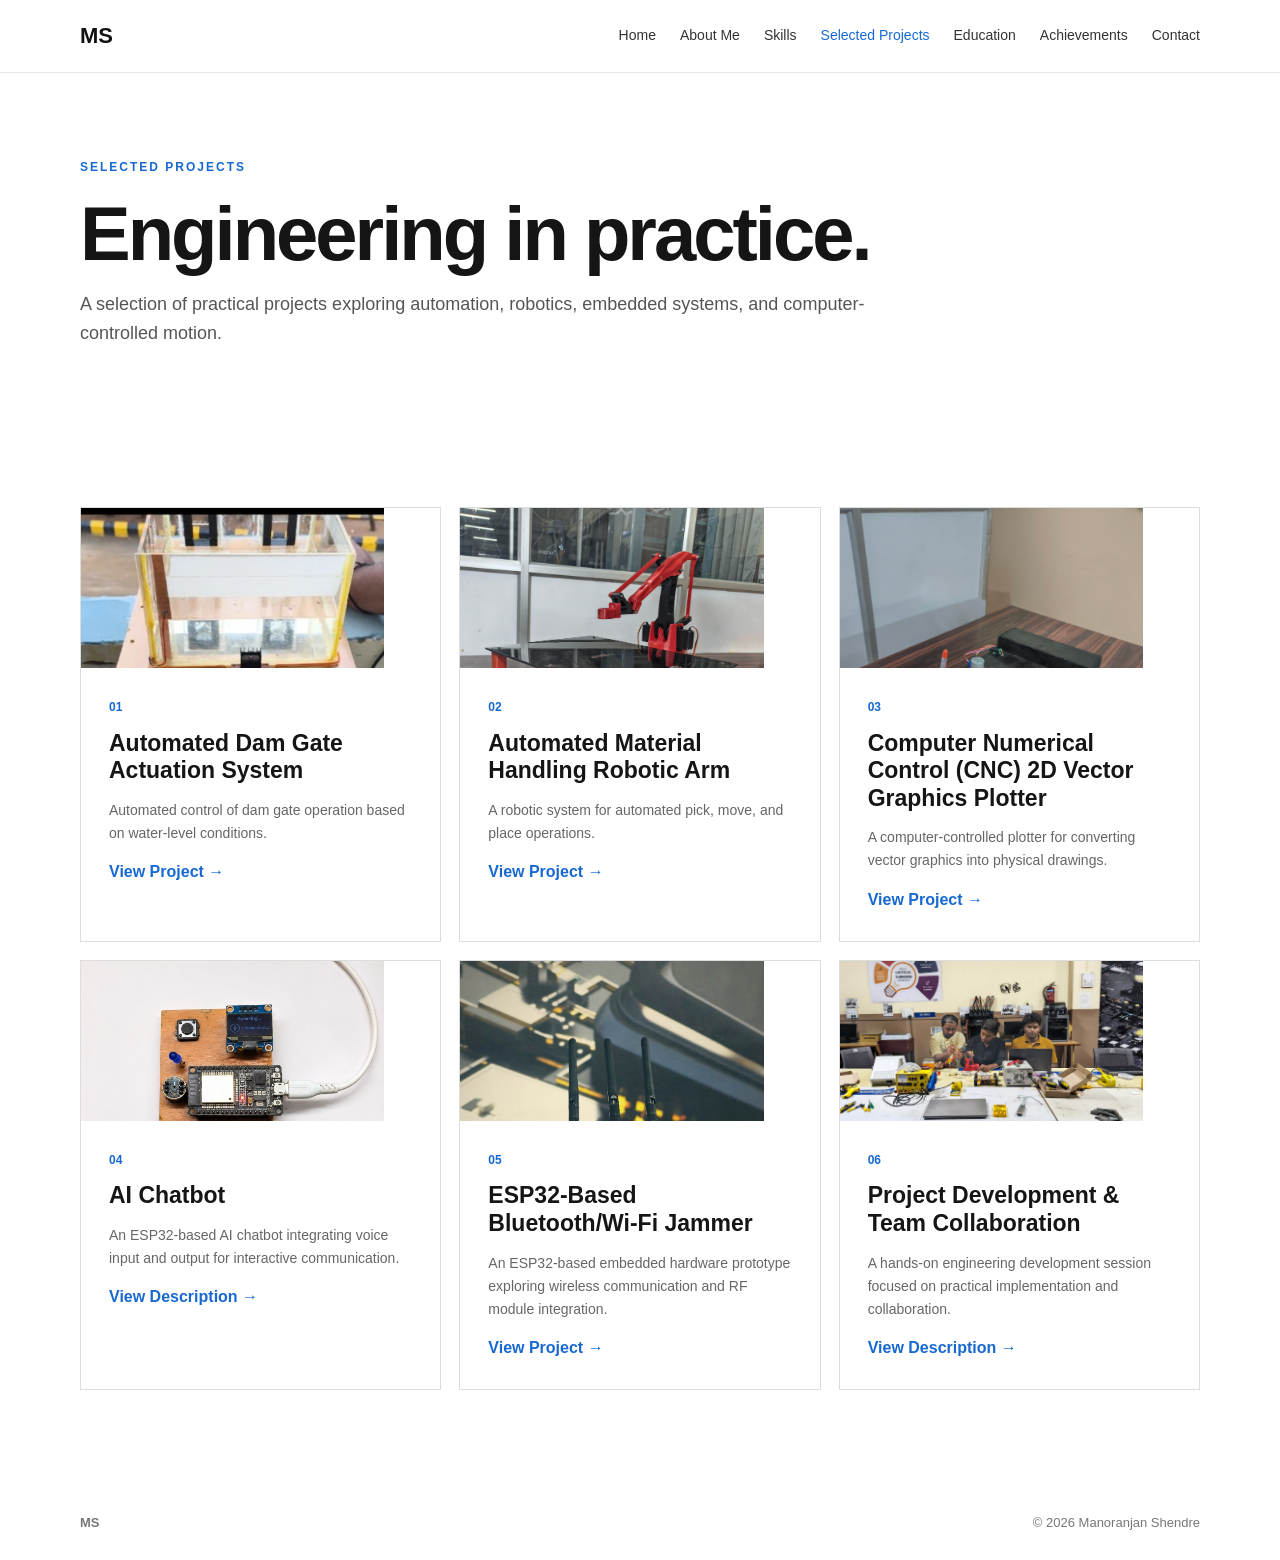
<file: projects.html>
<!DOCTYPE html>
<html lang="en">
<head>
<meta charset="UTF-8">
<meta name="viewport" content="width=device-width, initial-scale=1.0">

<meta name="description" content="Selected engineering projects by Manoranjan Shendre, covering automation, robotics, embedded systems and computer-controlled motion.">

<title>Selected Projects | Manoranjan Shendre</title>

<link rel="stylesheet" href="css/style.css">

<style>
.project-image {
    width: 100%;
    height: 160px;
    overflow: hidden;
}

.project-image img {
    display: block;
    width: 100%;
    height: 100%;
    object-fit: cover;
}
</style>
</head>

<body>

<header class="header">
<nav class="nav container">

<a class="logo" href="index.html">MS</a>

<button class="menu-toggle" aria-label="Open navigation" aria-expanded="false">☰</button>

<div class="nav-links">
<a href="index.html">Home</a>
<a href="about.html">About Me</a>
<a href="skills.html">Skills</a>
<a class="active" href="projects.html">Selected Projects</a>
<a href="education.html">Education</a>
<a href="achievements.html">Achievements</a>
<a href="contact.html">Contact</a>
</div>

</nav>
</header>

<main>

<section class="page-hero container">

<p class="eyebrow">SELECTED PROJECTS</p>

<h1>Engineering in practice.</h1>

<p class="wide-text">
A selection of practical projects exploring automation, robotics,
embedded systems, and computer-controlled motion.
</p>

</section>

<section class="section container">

<div class="cards">

<!-- PROJECT 01 -->
<a class="card" style="text-decoration:none;color:inherit" href="dam-gate.html">

<div class="project-image">
<img src="images/dam1.jpg" alt="Automated dam gate actuation system">
</div>

<span class="number">01</span>

<h3>Automated Dam Gate Actuation System</h3>

<p>Automated control of dam gate operation based on water-level conditions.</p>

<span class="arrow">View Project →</span>

</a>

<!-- PROJECT 02 -->
<a class="card" style="text-decoration:none;color:inherit" href="robotic-arm.html">

<div class="project-image">
<img src="images/robotic-arm.jpg" alt="Automated material handling robotic arm">
</div>

<span class="number">02</span>

<h3>Automated Material Handling Robotic Arm</h3>

<p>A robotic system for automated pick, move, and place operations.</p>

<span class="arrow">View Project →</span>

</a>

<!-- PROJECT 03 -->
<a class="card" style="text-decoration:none;color:inherit" href="cnc-plotter.html">

<div class="project-image">
<img src="images/cnc1.jpg" alt="CNC 2D vector graphics plotter">
</div>

<span class="number">03</span>

<h3>Computer Numerical Control (CNC) 2D Vector Graphics Plotter</h3>

<p>A computer-controlled plotter for converting vector graphics into physical drawings.</p>

<span class="arrow">View Project →</span>

</a>

<!-- PROJECT 04 -->
<a class="card" style="text-decoration:none;color:inherit" href="ai-chatbot.html">

<div class="project-image">
<img src="images/ai-chatbot.jpg" alt="ESP32-based AI Chatbot project">
</div>

<span class="number">04</span>

<h3>AI Chatbot</h3>

<p>An ESP32-based AI chatbot integrating voice input and output for interactive communication.</p>

<span class="arrow">View Description →</span>

</a>

<!-- PROJECT 05 -->
<a class="card" style="text-decoration:none;color:inherit" href="jammer.html">

<div class="project-image">
<img src="images/jammer.jpeg" alt="ESP32-based wireless communication prototype">
</div>

<span class="number">05</span>

<h3>ESP32-Based Bluetooth/Wi-Fi Jammer</h3>

<p>An ESP32-based embedded hardware prototype exploring wireless communication and RF module integration.</p>

<span class="arrow">View Project →</span>

</a>

<!-- PROJECT 06 -->
<a class="card" style="text-decoration:none;color:inherit" href="project-development.html">

<div class="project-image">
<img src="images/project associates.jpg"
     alt="Project development team at the Idea Lab">
</div>

<span class="number">06</span>

<h3>Project Development &amp; Team Collaboration</h3>

<p>A hands-on engineering development session focused on practical implementation and collaboration.</p>

<span class="arrow">View Description →</span>

</a>

</div>

</section>

</main>

<footer>
<div class="container footer">
<strong>MS</strong>
<span>© 2026 Manoranjan Shendre</span>
</div>
</footer>

<script>
const b = document.querySelector(".menu-toggle");
const n = document.querySelector(".nav-links");

if (b) {
    b.addEventListener("click", () => {
        const o = n.classList.toggle("open");
        b.setAttribute("aria-expanded", o);
    });

    n.querySelectorAll("a").forEach(a =>
        a.addEventListener("click", () => n.classList.remove("open"))
    );
}
</script>

</body>
</html>
</file>
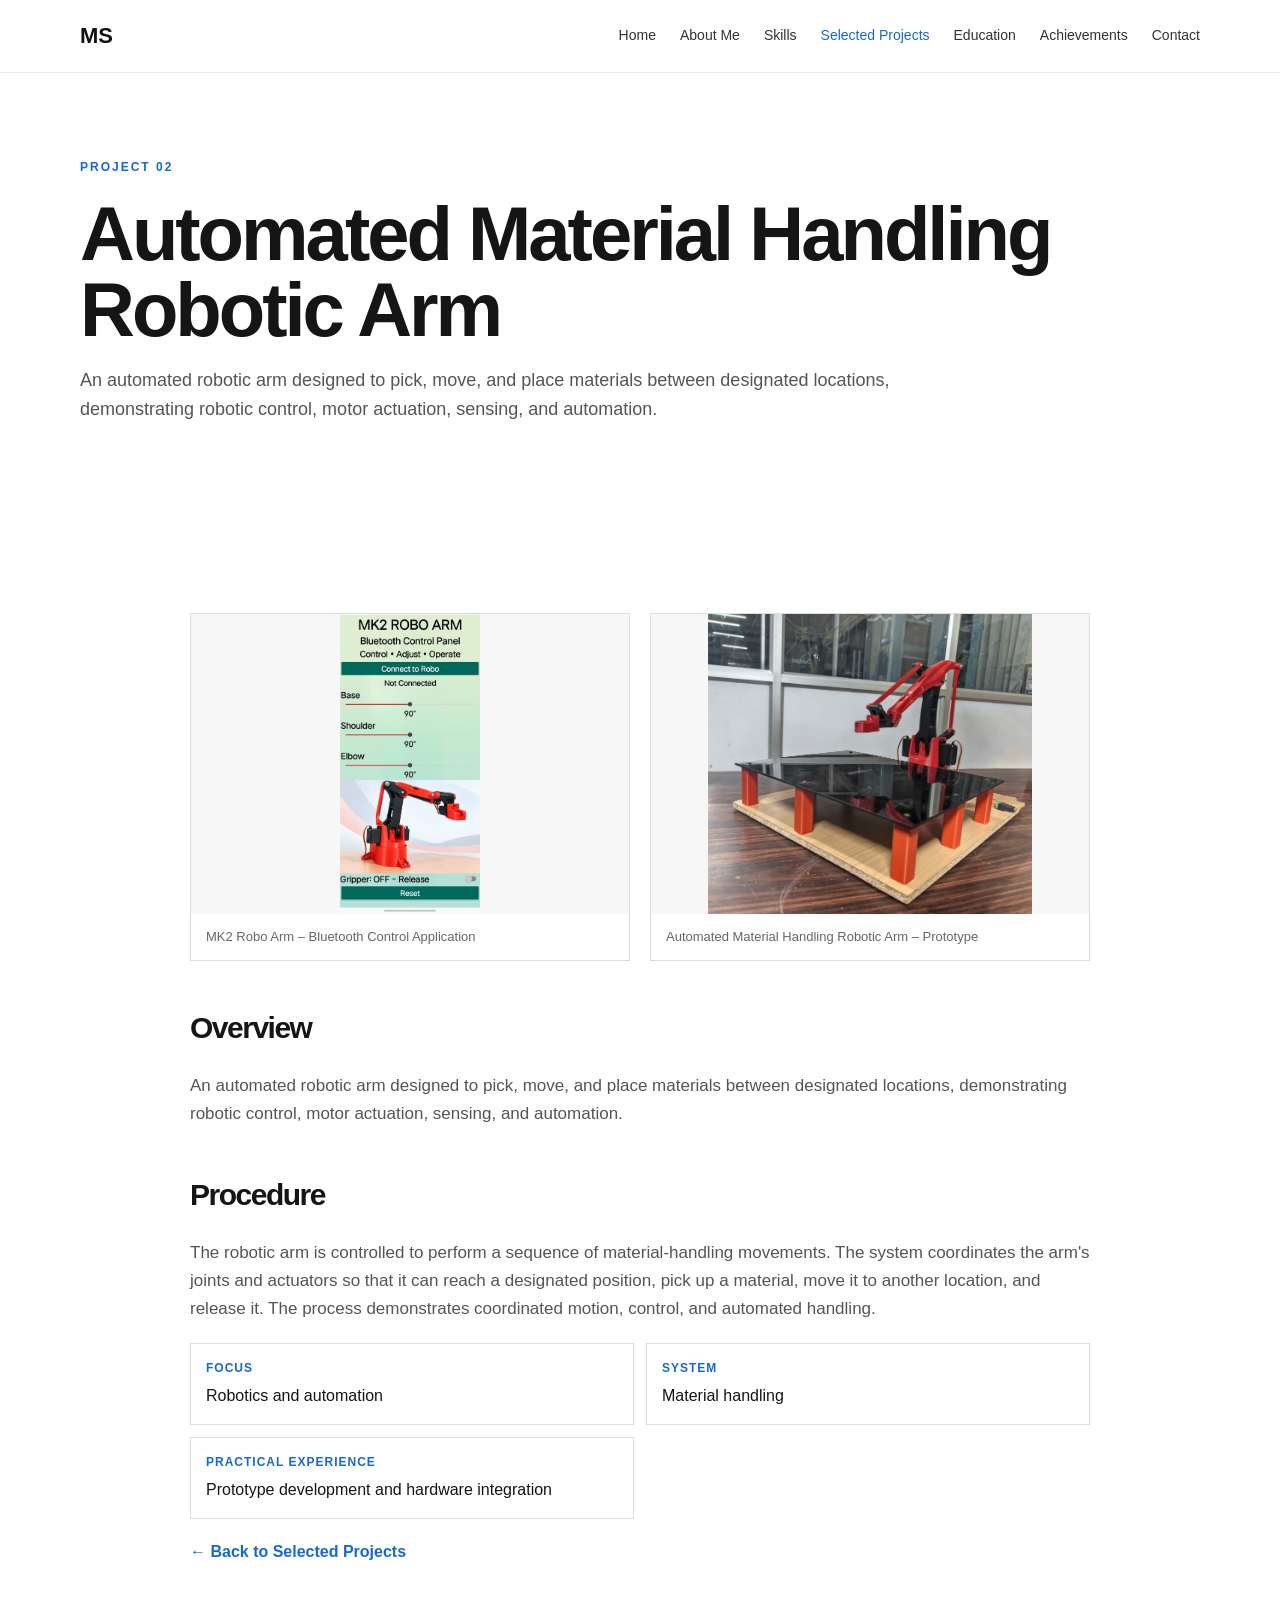
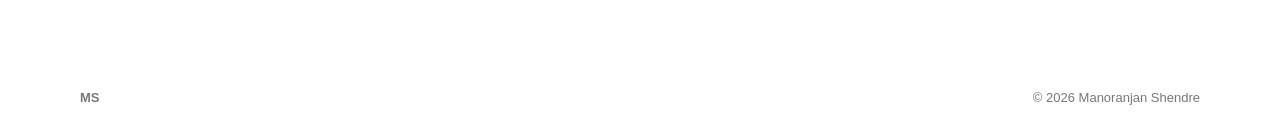
<file: robotic-arm.html>
<!DOCTYPE html><html lang="en"><head><meta charset="UTF-8"><meta name="viewport" content="width=device-width,initial-scale=1.0">
<title>Automated Material Handling Robotic Arm | Manoranjan Shendre</title><link rel="stylesheet" href="css/style.css"></head><body>
<header class="header"><nav class="nav container"><a class="logo" href="index.html">MS</a><button class="menu-toggle" aria-label="Open navigation" aria-expanded="false">☰</button><div class="nav-links">
<a href="index.html">Home</a><a href="about.html">About Me</a><a href="skills.html">Skills</a><a class="active" href="projects.html">Selected Projects</a><a href="education.html">Education</a><a href="achievements.html">Achievements</a><a href="contact.html">Contact</a>
</div></nav></header>
<main><section class="page-hero container"><p class="eyebrow">PROJECT 02</p><h1>Automated Material Handling Robotic Arm</h1><p class="wide-text">An automated robotic arm designed to pick, move, and place materials between designated locations, demonstrating robotic control, motor actuation, sensing, and automation.</p></section>
<section class="section container detail">
<div class="project-gallery">

    <figure>
        <img src="images/robo-arm-app.jpeg"
             alt="MK2 Robo Arm Bluetooth control application">
        <figcaption>
            MK2 Robo Arm – Bluetooth Control Application
        </figcaption>
    </figure>

    <figure>
        <img src="images/robotic-arm.jpg"
             alt="Automated Material Handling Robotic Arm prototype">
        <figcaption>
            Automated Material Handling Robotic Arm – Prototype
        </figcaption>
    </figure>

</div>
<h2>Overview</h2><p>An automated robotic arm designed to pick, move, and place materials between designated locations, demonstrating robotic control, motor actuation, sensing, and automation.</p>
<h2>Procedure</h2><p>The robotic arm is controlled to perform a sequence of material-handling movements. The system coordinates the arm's joints and actuators so that it can reach a designated position, pick up a material, move it to another location, and release it. The process demonstrates coordinated motion, control, and automated handling.</p>
<div class="info-list"><div><strong>Focus</strong>Robotics and automation</div><div><strong>System</strong>Material handling</div><div><strong>Practical Experience</strong>Prototype development and hardware integration</div></div>
<a class="back" href="projects.html">← Back to Selected Projects</a></section></main>
<footer><div class="container footer"><strong>MS</strong><span>© 2026 Manoranjan Shendre</span></div></footer><script>const b=document.querySelector(".menu-toggle"),n=document.querySelector(".nav-links");if(b){b.addEventListener("click",()=>{const o=n.classList.toggle("open");b.setAttribute("aria-expanded",o);});n.querySelectorAll("a").forEach(a=>a.addEventListener("click",()=>n.classList.remove("open")));}</script></body></html>
</file>
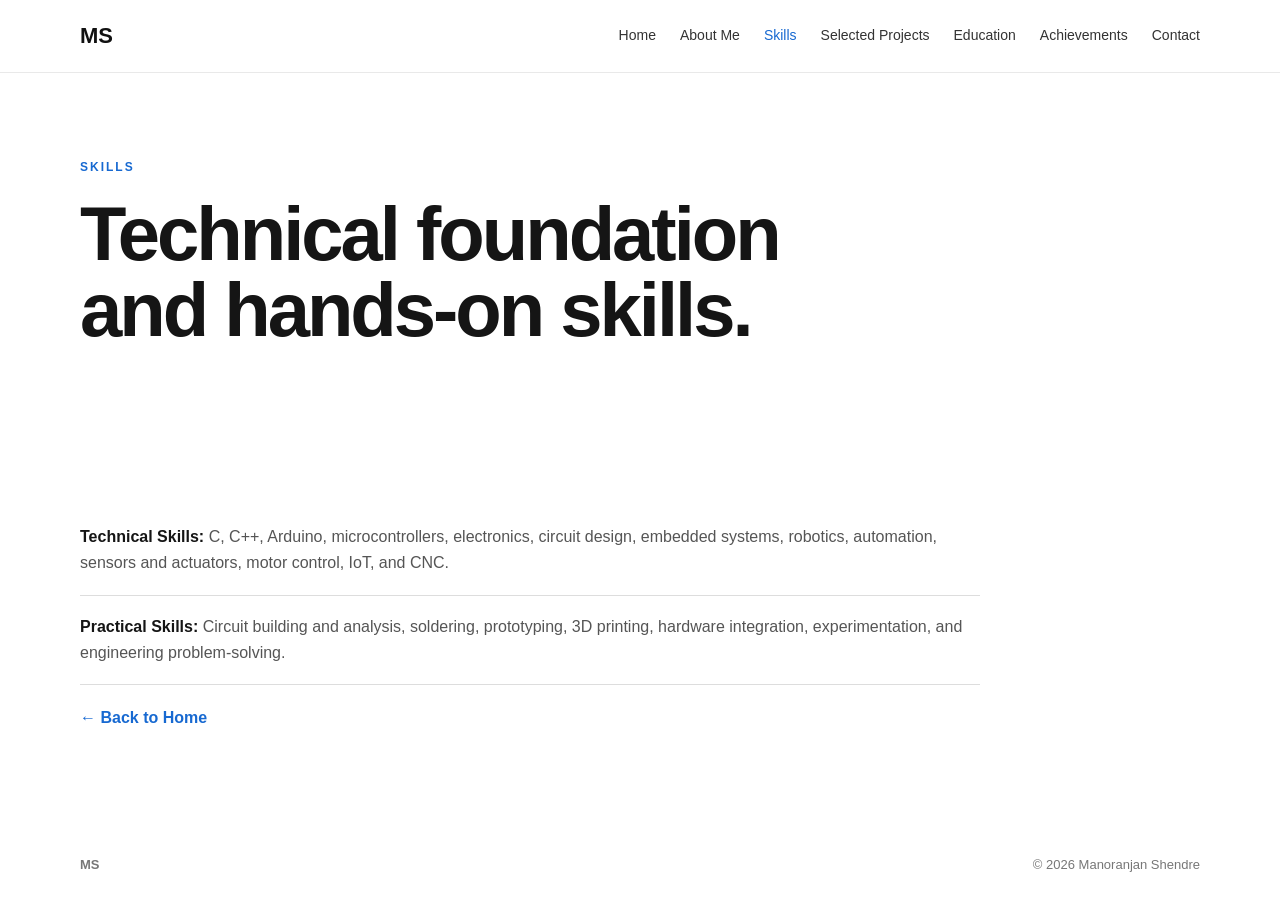
<file: skills.html>
<!DOCTYPE html><html lang="en"><head><meta charset="UTF-8"><meta name="viewport" content="width=device-width,initial-scale=1.0"><title>Skills | Manoranjan Shendre</title><link rel="stylesheet" href="css/style.css"></head><body>
<header class="header"><nav class="nav container"><a class="logo" href="index.html">MS</a><button class="menu-toggle" aria-label="Open navigation" aria-expanded="false">☰</button><div class="nav-links"><a href="index.html">Home</a><a href="about.html">About Me</a><a class="active" href="skills.html">Skills</a><a href="projects.html">Selected Projects</a><a href="education.html">Education</a><a href="achievements.html">Achievements</a><a href="contact.html">Contact</a></div></nav></header>
<main><section class="page-hero container"><p class="eyebrow">SKILLS</p><h1>Technical foundation<br>and hands-on skills.</h1></section><section class="section container"><div class="skill-lines"><div class="skill-line"><strong>Technical Skills:</strong> C, C++, Arduino, microcontrollers, electronics, circuit design, embedded systems, robotics, automation, sensors and actuators, motor control, IoT, and CNC.</div><div class="skill-line"><strong>Practical Skills:</strong> Circuit building and analysis, soldering, prototyping, 3D printing, hardware integration, experimentation, and engineering problem-solving.</div></div><a class="back" href="index.html">← Back to Home</a></section></main><footer><div class="container footer"><strong>MS</strong><span>© 2026 Manoranjan Shendre</span></div></footer><script>const b=document.querySelector(".menu-toggle"),n=document.querySelector(".nav-links");if(b){b.addEventListener("click",()=>{const o=n.classList.toggle("open");b.setAttribute("aria-expanded",o);});n.querySelectorAll("a").forEach(a=>a.addEventListener("click",()=>n.classList.remove("open")));}</script></body></html>
</file>
<file: css/style.css>
*{box-sizing:border-box}html{scroll-behavior:smooth}body{margin:0;font-family:Arial,Helvetica,sans-serif;color:#151515;background:#fff;line-height:1.65}.container{width:min(1120px,90%);margin:auto}.header{position:sticky;top:0;background:#fff;border-bottom:1px solid #e9e9e9;z-index:20}.nav{min-height:72px;display:flex;align-items:center;justify-content:space-between}.logo{font-weight:800;font-size:22px;color:#111;text-decoration:none}.nav-links{display:flex;gap:24px;flex-wrap:wrap}.nav-links a{color:#333;text-decoration:none;font-size:14px}.nav-links a:hover,.nav-links a.active{color:#1769d1}.hero{min-height:650px;display:grid;grid-template-columns:1.4fr .6fr;align-items:center;gap:60px}.eyebrow{font-size:12px;letter-spacing:2px;font-weight:700;color:#1769d1;margin:0 0 18px}.hero h1{font-size:clamp(56px,8vw,92px);line-height:.95;margin:0 0 25px;letter-spacing:-4px}.hero-subtitle{max-width:650px;color:#555;font-size:19px}.buttons{display:flex;gap:12px;margin-top:30px}.button{padding:12px 20px;text-decoration:none;border:1px solid #1769d1;font-weight:600;font-size:14px}.primary{background:#1769d1;color:#fff}.secondary{color:#1769d1;background:#fff}.photo-placeholder{height:360px;border:1px solid #ddd;display:grid;place-items:center;text-align:center;color:#999;letter-spacing:2px;font-size:12px}.section{padding:95px 0}.section h2{font-size:42px;line-height:1.1;letter-spacing:-1.5px;margin:0 0 28px}.wide-text{max-width:850px;font-size:18px;color:#555}.light{background:#f7f7f7}.skill-lines{max-width:900px}.skill-line{padding:18px 0;border-bottom:1px solid #ddd;color:#555}.skill-line strong{color:#151515}.cards{display:grid;grid-template-columns:repeat(3,1fr);gap:18px}.card{border:1px solid #ddd;padding:28px;background:#fff}.card h3{font-size:23px;line-height:1.2;margin:10px 0 12px}.card p{color:#666;font-size:14px}.arrow{color:#1769d1;font-weight:700;text-decoration:none}.project-image{height:210px;background:#f3f3f3;display:grid;place-items:center;color:#aaa;font-size:11px;letter-spacing:1px;margin:-28px -28px 25px}.number{color:#1769d1;font-size:12px;font-weight:bold}.tags{display:flex;flex-wrap:wrap;gap:6px;margin-top:18px}.tags span{background:#fafafa;border:1px solid #ddd;padding:5px 8px;font-size:12px}.timeline{border-left:2px solid #1769d1;padding-left:25px}.timeline strong{font-size:20px}.timeline p,.timeline small{color:#666}.empty-grid{display:grid;grid-template-columns:repeat(3,1fr);gap:15px}.empty-grid div{border:1px dashed #ccc;padding:35px;text-align:center;color:#999}.contact-section{background:#151515;color:#fff}.contact{display:grid;grid-template-columns:1fr 1fr;gap:60px}.contact-section .eyebrow{color:#78aef0}.contact-section p{color:#bbb}.contact-links{display:flex;flex-direction:column;gap:16px;justify-content:center}.contact-links a{color:#fff;text-decoration:none;border-bottom:1px solid #444;padding-bottom:10px}.footer{height:75px;display:flex;justify-content:space-between;align-items:center;font-size:13px;color:#777}footer{background:#fff}.page-hero{padding:85px 0 45px}.page-hero h1{font-size:clamp(46px,7vw,76px);line-height:1;margin:0 0 18px;letter-spacing:-3px}.back{display:inline-block;margin-top:20px;color:#1769d1;text-decoration:none;font-weight:600}.detail{max-width:900px}.detail h2{font-size:30px;margin-top:50px}.detail p{color:#555;font-size:17px}.project-detail{border-top:1px solid #ddd;padding:55px 0}.project-detail:first-child{border-top:0}.project-detail h2{margin-top:0}.info-list{display:grid;grid-template-columns:repeat(2,1fr);gap:12px;margin-top:20px}.info-list div{border:1px solid #ddd;padding:15px}.info-list strong{display:block;font-size:12px;text-transform:uppercase;letter-spacing:1px;color:#1769d1;margin-bottom:4px}@media(max-width:800px){.nav-links{gap:10px}.hero{grid-template-columns:1fr;min-height:auto;padding:75px 0}.photo-placeholder{height:280px}.cards,.empty-grid,.contact,.info-list{grid-template-columns:1fr}.section{padding:70px 0}.section h2{font-size:34px}.hero h1{letter-spacing:-2px}.footer{height:auto;padding:25px 0;gap:15px;flex-direction:column;align-items:flex-start}}
.project-detail h3{font-size:20px;margin:32px 0 8px}.project-detail h3+p{margin-top:0}

.project-hero-image{height:360px;background:#f3f3f3;border:1px solid #ddd;display:grid;place-items:center;color:#aaa;font-size:11px;letter-spacing:1px;margin-bottom:35px}
.certificate-grid{display:grid;grid-template-columns:1fr 1fr;gap:28px}.certificate-card{border:1px solid #ddd;background:#fff}.certificate-card img{display:block;width:100%;height:300px;object-fit:contain;background:#f7f7f7;border-bottom:1px solid #ddd}.certificate-info{padding:25px}.certificate-info h2{font-size:24px;margin:0 0 10px}.certificate-info p{color:#666;font-size:14px}.certificate-info strong{color:#1769d1}
@media(max-width:800px){.certificate-grid{grid-template-columns:1fr}.certificate-card img{height:230px}.project-hero-image{height:260px}}

.project-gallery{display:grid;grid-template-columns:1fr 1fr;gap:20px;margin:30px 0 45px}
.project-gallery figure{margin:0;border:1px solid #ddd;background:#f7f7f7}
.project-gallery img{display:block;width:100%;height:360px;object-fit:cover}
.project-gallery figcaption{padding:12px 15px;font-size:13px;color:#666;background:#fff}
.project-image{overflow:hidden}
.project-image img{display:block;width:100%;height:100%;object-fit:cover}
@media(max-width:800px){.project-gallery{grid-template-columns:1fr}.project-gallery img{height:280px}}


/* Mobile-friendly improvements */
*{max-width:100%}
img{max-width:100%}
body{overflow-x:hidden}
.header{width:100%}
.nav{position:relative;gap:18px}
.menu-toggle{display:none;border:1px solid #ddd;background:#fff;color:#151515;font-size:22px;line-height:1;padding:8px 11px;cursor:pointer;border-radius:6px}
.hero{width:min(1120px,90%);grid-template-columns:minmax(0,1.25fr) minmax(280px,.75fr)}
.hero h1{overflow-wrap:anywhere}
.project-image img{object-fit:cover}
.project-gallery img{object-fit:cover}

/* Tablet */
@media (max-width: 900px){
  .container{width:min(94%,760px)}
  .nav{min-height:68px}
  .nav-links{gap:14px}
  .nav-links a{font-size:13px}
  .hero{grid-template-columns:1fr;gap:40px;padding:75px 0}
  .hero-text{max-width:760px}
  .photo-placeholder{width:min(100%,360px);height:320px}
  .cards{grid-template-columns:1fr 1fr}
  .contact{grid-template-columns:1fr}
}

/* Phones */
@media (max-width: 640px){
  .container{width:calc(100% - 32px)}
  .nav{min-height:62px}
  .menu-toggle{display:block}
  .nav-links{
    display:none;
    position:absolute;
    top:61px;
    left:0;
    right:0;
    padding:10px 16px 16px;
    background:#fff;
    border:1px solid #e9e9e9;
    border-top:0;
    box-shadow:0 8px 20px rgba(0,0,0,.06);
    flex-direction:column;
    gap:0;
  }
  .nav-links.open{display:flex}
  .nav-links a{
    display:block;
    padding:13px 4px;
    border-bottom:1px solid #eee;
    font-size:15px;
  }
  .nav-links a:last-child{border-bottom:0}
  .hero{
    min-height:auto;
    padding:64px 0 72px;
    gap:34px;
  }
  .hero h1{
    font-size:clamp(48px,15vw,68px);
    letter-spacing:-2.5px;
  }
  .hero-subtitle{font-size:17px;line-height:1.55}
  .buttons{flex-direction:column;align-items:stretch}
  .button{text-align:center;padding:14px 18px}
  .photo-placeholder{width:100%;height:300px}
  .section{padding:64px 0}
  .section h2,.page-hero h1{font-size:34px;letter-spacing:-1px}
  .page-hero{padding:60px 0 30px}
  .page-hero .wide-text{font-size:16px}
  .wide-text{font-size:17px}
  .cards,.empty-grid,.contact,.info-list,.certificate-grid{grid-template-columns:1fr}
  .card{padding:22px}
  .project-image{margin:-22px -22px 22px;height:210px}
  .project h3,.card h3{font-size:21px}
  .project-detail{padding:42px 0}
  .project-detail h2{font-size:30px}
  .project-detail p,.detail p{font-size:16px}
  .project-hero-image{height:240px}
  .project-gallery{grid-template-columns:1fr;gap:14px}
  .project-gallery img{height:auto;max-height:420px;object-fit:contain;background:#f7f7f7}
  .certificate-card img{height:auto;max-height:none;object-fit:contain}
  .certificate-info{padding:20px}
  .certificate-info h2{font-size:21px}
  .skill-line{font-size:15px;line-height:1.7}
  .timeline{padding-left:18px}
  .footer{padding:22px 0}
}

/* Very small phones */
@media (max-width: 380px){
  .container{width:calc(100% - 24px)}
  .hero h1{font-size:46px}
  .section h2,.page-hero h1{font-size:30px}
  .photo-placeholder{height:250px}
}



/* Newsletter Subscription Section */
.newsletter-section {
    background: #F6F9FF;
    text-align: center;
    padding: 25px 20px 40px;
    margin: 0;
}

.newsletter-section h2 {
    color: #172B4D;
    font-size: 24px;
    margin: 0 0 25px;
    text-align: center;
}

.newsletter-section p {
    color: #52647A;
    font-size: 16px;
    margin: 0 auto 20px;
    text-align: center;
}

.newsletter-section iframe {
    display: block;
    width: 540px;
    max-width: 100%;
    height: 450px;
    margin: 0 auto;
    border: none;
    background: transparent;
}
/* Project detail image layout fixes */

.project-hero-image {
    display: grid;
    place-items: center;
    width: 100%;
    height: 360px;
    margin: 0 0 35px;
    padding: 0;
    overflow: hidden;
    background: #f7f7f7;
    border: 1px solid #ddd;
    box-sizing: border-box;
}

.project-hero-image.has-image {
    display: block;
    height: auto;
    min-height: 0;
}

.project-hero-image img {
    display: block;
    width: 100%;
    height: 100%;
    object-fit: contain;
}

.project-hero-image.has-image img {
    width: 100%;
    height: auto;
    max-height: 520px;
    object-fit: contain;
}

.project-gallery {
    display: grid;
    grid-template-columns: 1fr 1fr;
    gap: 20px;
    margin: 30px 0 45px;
}

.project-gallery figure {
    margin: 0;
    border: 1px solid #ddd;
    background: #f7f7f7;
}

.project-gallery img {
    display: block;
    width: 100%;
    height: 300px;
    object-fit: contain;
    background: #f7f7f7;
}

.project-gallery figcaption {
    padding: 12px 15px;
    font-size: 13px;
    color: #666;
    background: #fff;
}

@media(max-width:800px) {
    .project-gallery {
        grid-template-columns: 1fr;
    }

    .project-gallery img {
        height: auto;
        max-height: 420px;
        object-fit: contain;
    }
}
/* Homepage Profile Photograph */
.profile-photo {
    display: block;
    width: 100%;
    height: 100%;
    object-fit: cover;
    object-position: center top;
    border: none;
}

.photo-placeholder {
    overflow: hidden;
    padding: 0;
}
</file>
